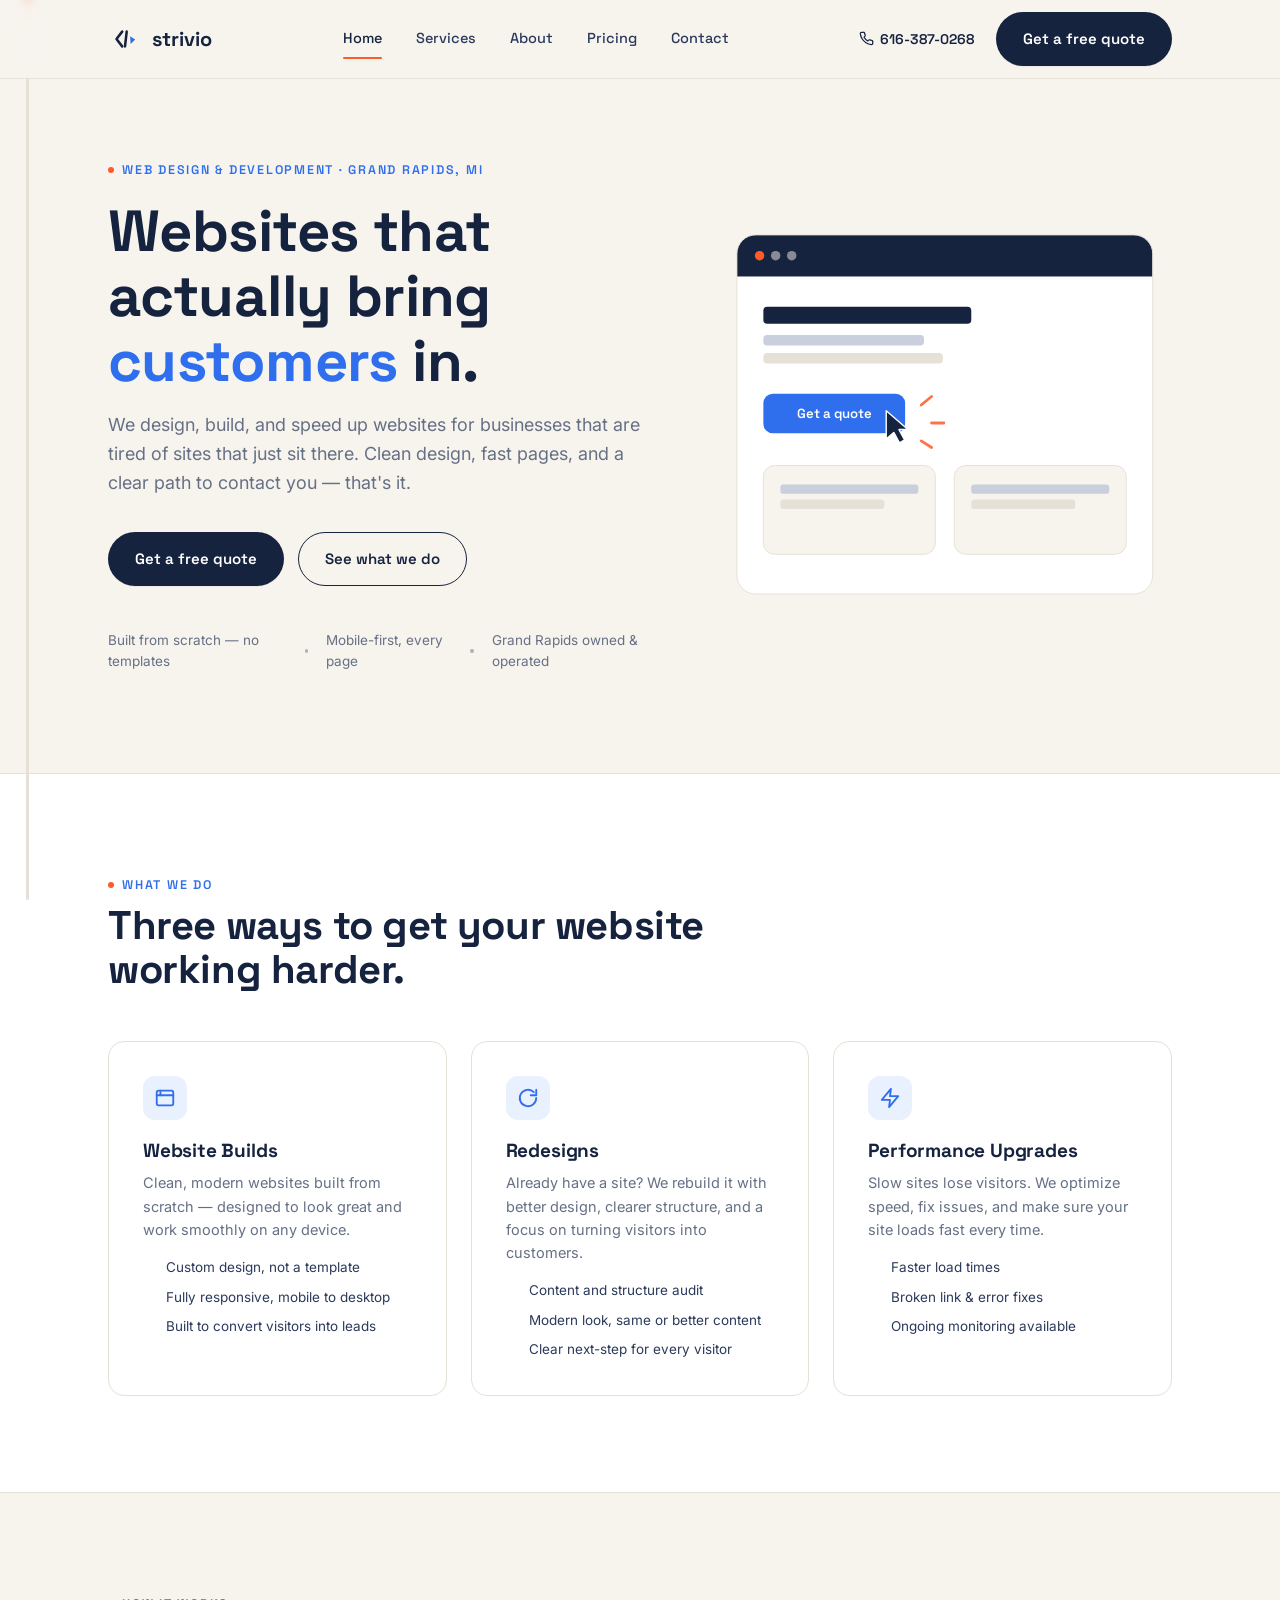
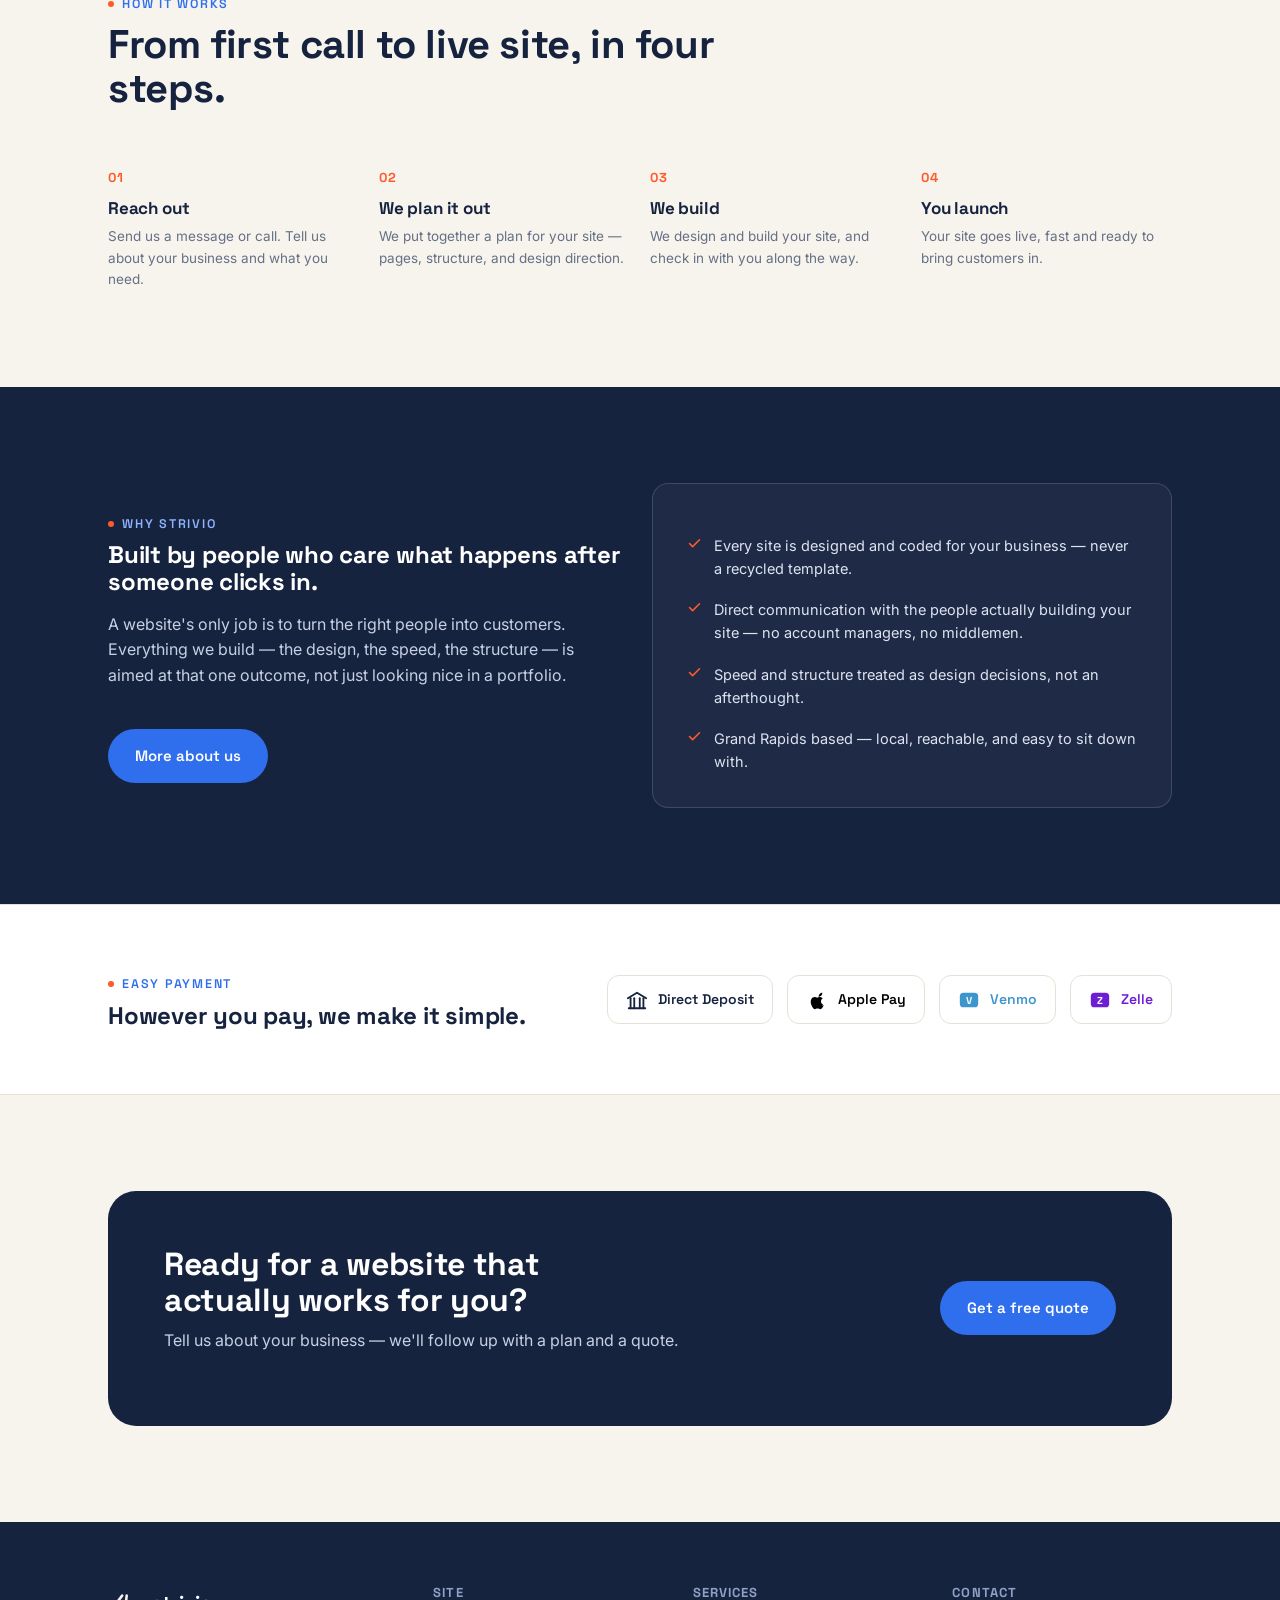
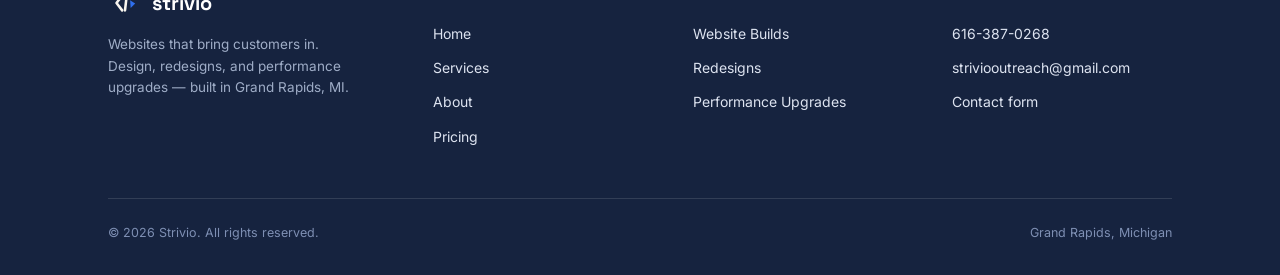
<file: index.html>
<!DOCTYPE html>
<html lang="en">
<head>
<meta charset="UTF-8">
<meta name="viewport" content="width=device-width, initial-scale=1.0">
<title>Strivio — Websites That Bring Customers In | Grand Rapids, MI</title>
<meta name="description" content="Strivio builds, redesigns, and speeds up websites for Grand Rapids businesses that want more customers walking in the door. Get a free quote today.">
<link rel="icon" type="image/svg+xml" href="assets/favicon.svg">
<link rel="preconnect" href="https://fonts.googleapis.com">
<link rel="preconnect" href="https://fonts.gstatic.com" crossorigin>
<link href="https://fonts.googleapis.com/css2?family=Space+Grotesk:wght@500;600;700&family=Inter:wght@400;500;600&display=swap" rel="stylesheet">
<link rel="stylesheet" href="css/style.css">
</head>
<body>

<!-- Scroll-thread signature -->
<div class="thread-rail" aria-hidden="true">
  <div class="thread-track"></div>
  <div class="thread-fill"></div>
  <div class="thread-dot"></div>
</div>

<!-- NAV -->
<header class="site-nav">
  <div class="container">
    <a href="index.html" class="brand">
      <svg viewBox="0 0 120 120" fill="none">
        <path d="M50 34 L30 60 L50 86" stroke="#16233F" stroke-width="9" stroke-linecap="round" stroke-linejoin="round"/>
        <path d="M66 34 L60 86" stroke="#16233F" stroke-width="9" stroke-linecap="round"/>
        <path d="M78 50 L96 62 L80 78" fill="#2F6FED"/>
      </svg>
      <span class="brand-word">strivio</span>
    </a>
    <nav class="nav-links" id="navLinks">
      <a href="index.html" class="active">Home</a>
      <a href="services.html">Services</a>
      <a href="about.html">About</a>
      <a href="pricing.html">Pricing</a>
      <a href="contact.html">Contact</a>
    </nav>
    <div class="nav-cta">
      <a href="tel:6163870268" class="nav-phone">
        <svg width="15" height="15" viewBox="0 0 24 24" fill="none" stroke="#16233F" stroke-width="2" stroke-linecap="round" stroke-linejoin="round"><path d="M22 16.92v3a2 2 0 0 1-2.18 2 19.79 19.79 0 0 1-8.63-3.07 19.5 19.5 0 0 1-6-6 19.79 19.79 0 0 1-3.07-8.67A2 2 0 0 1 4.11 2h3a2 2 0 0 1 2 1.72c.127.96.361 1.903.7 2.81a2 2 0 0 1-.45 2.11L8.09 9.91a16 16 0 0 0 6 6l1.27-1.27a2 2 0 0 1 2.11-.45c.907.339 1.85.573 2.81.7A2 2 0 0 1 22 16.92z"/></svg>
        616-387-0268
      </a>
      <a href="contact.html" class="btn btn-primary">Get a free quote</a>
      <button class="nav-toggle" id="navToggle" aria-label="Toggle menu"><span></span><span></span><span></span></button>
    </div>
  </div>
</header>

<!-- HERO -->
<section class="hero">
  <div class="container hero-grid">
    <div>
      <span class="eyebrow">Web Design &amp; Development · Grand Rapids, MI</span>
      <h1>Websites that actually bring <em>customers</em> in.</h1>
      <p class="lead">We design, build, and speed up websites for businesses that are tired of sites that just sit there. Clean design, fast pages, and a clear path to contact you — that's it.</p>
      <div class="hero-actions">
        <a href="contact.html" class="btn btn-primary">Get a free quote</a>
        <a href="services.html" class="btn btn-ghost">See what we do</a>
      </div>
      <div class="hero-proof">
        <span>Built from scratch — no templates</span>
        <span class="dot-sep"></span>
        <span>Mobile-first, every page</span>
        <span class="dot-sep"></span>
        <span>Grand Rapids owned &amp; operated</span>
      </div>
    </div>
    <div class="hero-art">
      <svg viewBox="0 0 480 420" fill="none">
        <defs>
          <clipPath id="cardClip"><rect x="20" y="20" width="440" height="380" rx="20"/></clipPath>
        </defs>
        <g clip-path="url(#cardClip)">
          <rect x="20" y="20" width="440" height="380" fill="#FFFFFF"/>
          <rect x="20" y="20" width="440" height="44" fill="#16233F"/>
          <circle cx="44" cy="42" r="5" fill="#FF5A2A"/>
          <circle cx="61" cy="42" r="5" fill="#F7F4EE" opacity=".5"/>
          <circle cx="78" cy="42" r="5" fill="#F7F4EE" opacity=".5"/>
          <rect x="48" y="96" width="220" height="18" rx="4" fill="#16233F"/>
          <rect x="48" y="126" width="170" height="11" rx="4" fill="#C9CFDC"/>
          <rect x="48" y="145" width="190" height="11" rx="4" fill="#E5E1D6"/>
          <rect x="48" y="188" width="150" height="42" rx="10" fill="#2F6FED"/>
          <text x="123" y="214" font-family="Space Grotesk, sans-serif" font-size="14" font-weight="600" fill="#FFFFFF" text-anchor="middle">Get a quote</text>
          <rect x="48" y="264" width="182" height="94" rx="12" fill="#F7F4EE" stroke="#E5E1D6"/>
          <rect x="250" y="264" width="182" height="94" rx="12" fill="#F7F4EE" stroke="#E5E1D6"/>
          <rect x="66" y="284" width="146" height="10" rx="3" fill="#C9CFDC"/>
          <rect x="66" y="300" width="110" height="10" rx="3" fill="#E5E1D6"/>
          <rect x="268" y="284" width="146" height="10" rx="3" fill="#C9CFDC"/>
          <rect x="268" y="300" width="110" height="10" rx="3" fill="#E5E1D6"/>
        </g>
        <rect x="20" y="20" width="440" height="380" rx="20" fill="none" stroke="#E5E1D6"/>
        <g stroke="#FF5A2A" stroke-width="3" stroke-linecap="round" opacity="0.85">
          <line x1="215" y1="200" x2="226" y2="191"/>
          <line x1="226" y1="219" x2="239" y2="219"/>
          <line x1="215" y1="238" x2="226" y2="245"/>
        </g>
        <g transform="translate(178,206)">
          <path d="M0 0 L0 30 L8 23 L14 34 L19.5 31 L13.5 20 L23 20 Z" fill="#16233F" stroke="#FFFFFF" stroke-width="1.5" stroke-linejoin="round"/>
        </g>
      </svg>
    </div>
  </div>
</section>

<!-- WHAT WE DO -->
<section class="section section-alt" id="services">
  <div class="container">
    <div class="section-head reveal">
      <span class="eyebrow">What we do</span>
      <h2 class="mt-8">Three ways to get your website working harder.</h2>
    </div>
    <div class="grid-3">
      <div class="card reveal">
        <div class="card-icon">
          <svg viewBox="0 0 24 24" fill="none" stroke="#2F6FED" stroke-width="2" stroke-linecap="round" stroke-linejoin="round"><rect x="3" y="4" width="18" height="16" rx="2"/><path d="M3 9h18"/><path d="M7 4v5"/></svg>
        </div>
        <h3>Website Builds</h3>
        <p>Clean, modern websites built from scratch — designed to look great and work smoothly on any device.</p>
        <ul>
          <li><svg viewBox="0 0 24 24" fill="none" stroke-linecap="round" stroke-linejoin="round" stroke-width="2.5"><path d="M20 6 9 17l-5-5"/></svg>Custom design, not a template</li>
          <li><svg viewBox="0 0 24 24" fill="none" stroke-linecap="round" stroke-linejoin="round" stroke-width="2.5"><path d="M20 6 9 17l-5-5"/></svg>Fully responsive, mobile to desktop</li>
          <li><svg viewBox="0 0 24 24" fill="none" stroke-linecap="round" stroke-linejoin="round" stroke-width="2.5"><path d="M20 6 9 17l-5-5"/></svg>Built to convert visitors into leads</li>
        </ul>
      </div>
      <div class="card reveal">
        <div class="card-icon">
          <svg viewBox="0 0 24 24" fill="none" stroke="#2F6FED" stroke-width="2" stroke-linecap="round" stroke-linejoin="round"><path d="M21 12a9 9 0 1 1-2.64-6.36"/><path d="M21 3v6h-6"/></svg>
        </div>
        <h3>Redesigns</h3>
        <p>Already have a site? We rebuild it with better design, clearer structure, and a focus on turning visitors into customers.</p>
        <ul>
          <li><svg viewBox="0 0 24 24" fill="none" stroke-linecap="round" stroke-linejoin="round" stroke-width="2.5"><path d="M20 6 9 17l-5-5"/></svg>Content and structure audit</li>
          <li><svg viewBox="0 0 24 24" fill="none" stroke-linecap="round" stroke-linejoin="round" stroke-width="2.5"><path d="M20 6 9 17l-5-5"/></svg>Modern look, same or better content</li>
          <li><svg viewBox="0 0 24 24" fill="none" stroke-linecap="round" stroke-linejoin="round" stroke-width="2.5"><path d="M20 6 9 17l-5-5"/></svg>Clear next-step for every visitor</li>
        </ul>
      </div>
      <div class="card reveal">
        <div class="card-icon">
          <svg viewBox="0 0 24 24" fill="none" stroke="#2F6FED" stroke-width="2" stroke-linecap="round" stroke-linejoin="round"><path d="M13 2 3 14h9l-1 8 10-12h-9l1-8Z"/></svg>
        </div>
        <h3>Performance Upgrades</h3>
        <p>Slow sites lose visitors. We optimize speed, fix issues, and make sure your site loads fast every time.</p>
        <ul>
          <li><svg viewBox="0 0 24 24" fill="none" stroke-linecap="round" stroke-linejoin="round" stroke-width="2.5"><path d="M20 6 9 17l-5-5"/></svg>Faster load times</li>
          <li><svg viewBox="0 0 24 24" fill="none" stroke-linecap="round" stroke-linejoin="round" stroke-width="2.5"><path d="M20 6 9 17l-5-5"/></svg>Broken link &amp; error fixes</li>
          <li><svg viewBox="0 0 24 24" fill="none" stroke-linecap="round" stroke-linejoin="round" stroke-width="2.5"><path d="M20 6 9 17l-5-5"/></svg>Ongoing monitoring available</li>
        </ul>
      </div>
    </div>
  </div>
</section>

<!-- HOW IT WORKS -->
<section class="section" id="process">
  <div class="container">
    <div class="section-head reveal">
      <span class="eyebrow">How it works</span>
      <h2 class="mt-8">From first call to live site, in four steps.</h2>
    </div>
    <div class="process">
      <div class="step reveal">
        <div class="step-num">01</div>
        <h3>Reach out</h3>
        <p>Send us a message or call. Tell us about your business and what you need.</p>
      </div>
      <div class="step reveal">
        <div class="step-num">02</div>
        <h3>We plan it out</h3>
        <p>We put together a plan for your site — pages, structure, and design direction.</p>
      </div>
      <div class="step reveal">
        <div class="step-num">03</div>
        <h3>We build</h3>
        <p>We design and build your site, and check in with you along the way.</p>
      </div>
      <div class="step reveal">
        <div class="step-num">04</div>
        <h3>You launch</h3>
        <p>Your site goes live, fast and ready to bring customers in.</p>
      </div>
    </div>
  </div>
</section>

<!-- WHY STRIVIO -->
<section class="section section-navy" id="why">
  <div class="container grid-2" style="align-items:center;">
    <div class="reveal">
      <span class="eyebrow">Why Strivio</span>
      <h2 class="mt-8">Built by people who care what happens after someone clicks in.</h2>
      <p class="mt-16" style="max-width:480px;">A website's only job is to turn the right people into customers. Everything we build — the design, the speed, the structure — is aimed at that one outcome, not just looking nice in a portfolio.</p>
      <a href="about.html" class="btn btn-accent mt-24">More about us</a>
    </div>
    <div class="reveal">
      <div class="card" style="background:rgba(255,255,255,0.04); border-color:rgba(255,255,255,0.14);">
        <ul style="display:flex; flex-direction:column; gap:18px;">
          <li style="display:flex; gap:12px; align-items:flex-start;">
            <svg width="18" height="18" viewBox="0 0 24 24" fill="none" stroke="#FF5A2A" stroke-width="2.5" stroke-linecap="round" stroke-linejoin="round" style="flex-shrink:0; margin-top:2px;"><path d="M20 6 9 17l-5-5"/></svg>
            <span style="color:#DDE3F0; font-size:14.5px;">Every site is designed and coded for your business — never a recycled template.</span>
          </li>
          <li style="display:flex; gap:12px; align-items:flex-start;">
            <svg width="18" height="18" viewBox="0 0 24 24" fill="none" stroke="#FF5A2A" stroke-width="2.5" stroke-linecap="round" stroke-linejoin="round" style="flex-shrink:0; margin-top:2px;"><path d="M20 6 9 17l-5-5"/></svg>
            <span style="color:#DDE3F0; font-size:14.5px;">Direct communication with the people actually building your site — no account managers, no middlemen.</span>
          </li>
          <li style="display:flex; gap:12px; align-items:flex-start;">
            <svg width="18" height="18" viewBox="0 0 24 24" fill="none" stroke="#FF5A2A" stroke-width="2.5" stroke-linecap="round" stroke-linejoin="round" style="flex-shrink:0; margin-top:2px;"><path d="M20 6 9 17l-5-5"/></svg>
            <span style="color:#DDE3F0; font-size:14.5px;">Speed and structure treated as design decisions, not an afterthought.</span>
          </li>
          <li style="display:flex; gap:12px; align-items:flex-start;">
            <svg width="18" height="18" viewBox="0 0 24 24" fill="none" stroke="#FF5A2A" stroke-width="2.5" stroke-linecap="round" stroke-linejoin="round" style="flex-shrink:0; margin-top:2px;"><path d="M20 6 9 17l-5-5"/></svg>
            <span style="color:#DDE3F0; font-size:14.5px;">Grand Rapids based — local, reachable, and easy to sit down with.</span>
          </li>
        </ul>
      </div>
    </div>
  </div>
</section>

<!-- PAYMENT -->
<section class="section section-tight section-alt" id="payment">
  <div class="container">
    <div style="display:flex; align-items:center; justify-content:space-between; flex-wrap:wrap; gap:24px;">
      <div class="reveal">
        <span class="eyebrow">Easy payment</span>
        <h2 class="mt-8" style="font-size:24px;">However you pay, we make it simple.</h2>
      </div>
      <div class="pay-row reveal">
        <span class="pay-badge">
          <svg viewBox="0 0 24 24" fill="none" stroke="#16233F" stroke-width="2" stroke-linecap="round" stroke-linejoin="round"><path d="M3 21h18"/><path d="M5 21V10"/><path d="M9 21V10"/><path d="M15 21V10"/><path d="M19 21V10"/><path d="M2 10l10-6 10 6"/></svg>
          Direct Deposit
        </span>
        <span class="pay-badge" style="color:#000;">
          <svg viewBox="0 0 24 24" fill="#000"><path d="M16.7 7.1c-.7.8-1.8 1.4-2.9 1.3-.1-1.1.4-2.3 1.1-3 .7-.8 1.9-1.4 2.9-1.4.1 1.2-.4 2.3-1.1 3.1zM19.5 17.5c-.4.9-.6 1.3-1.1 2.1-.7 1.1-1.7 2.4-2.9 2.4-1.1 0-1.4-.7-2.9-.7s-1.9.7-2.9.7c-1.2 0-2.1-1.2-2.8-2.3-1.9-3-2.4-6.7-.9-9 .7-1.2 2-2 3.3-2 1.1 0 1.9.7 2.9.7.9 0 1.6-.7 2.9-.7 1.1 0 2.3.6 3.1 1.6-2.7 1.5-2.3 5.3.3 6.4-.3.8-.6 1.2-1 1.8z"/></svg>
          Apple Pay
        </span>
        <span class="pay-badge" style="color:#3D95CE;">
          <svg viewBox="0 0 24 24"><rect x="2" y="4" width="20" height="16" rx="4" fill="#3D95CE"/><text x="12" y="16" font-family="Space Grotesk, sans-serif" font-size="11" font-weight="700" fill="#FFFFFF" text-anchor="middle">V</text></svg>
          Venmo
        </span>
        <span class="pay-badge" style="color:#6D1ED4;">
          <svg viewBox="0 0 24 24"><rect x="2" y="4" width="20" height="16" rx="4" fill="#6D1ED4"/><text x="12" y="16" font-family="Space Grotesk, sans-serif" font-size="11" font-weight="700" fill="#FFFFFF" text-anchor="middle">Z</text></svg>
          Zelle
        </span>
      </div>
    </div>
  </div>
</section>

<!-- CTA -->
<section class="section">
  <div class="container">
    <div class="cta-band reveal">
      <div>
        <h2>Ready for a website that actually works for you?</h2>
        <p>Tell us about your business — we'll follow up with a plan and a quote.</p>
      </div>
      <a href="contact.html" class="btn btn-accent">Get a free quote</a>
    </div>
  </div>
</section>

<!-- FOOTER -->
<footer class="site-footer">
  <div class="container">
    <div class="footer-grid">
      <div class="footer-brand">
        <a href="index.html" class="brand">
          <svg viewBox="0 0 120 120" fill="none">
            <path d="M50 34 L30 60 L50 86" stroke="#F7F4EE" stroke-width="9" stroke-linecap="round" stroke-linejoin="round"/>
            <path d="M66 34 L60 86" stroke="#F7F4EE" stroke-width="9" stroke-linecap="round"/>
            <path d="M78 50 L96 62 L80 78" fill="#2F6FED"/>
          </svg>
          <span class="brand-word">strivio</span>
        </a>
        <p>Websites that bring customers in. Design, redesigns, and performance upgrades — built in Grand Rapids, MI.</p>
      </div>
      <div class="footer-col">
        <h4>Site</h4>
        <a href="index.html">Home</a>
        <a href="services.html">Services</a>
        <a href="about.html">About</a>
        <a href="pricing.html">Pricing</a>
      </div>
      <div class="footer-col">
        <h4>Services</h4>
        <a href="services.html#builds">Website Builds</a>
        <a href="services.html#redesigns">Redesigns</a>
        <a href="services.html#performance">Performance Upgrades</a>
      </div>
      <div class="footer-col">
        <h4>Contact</h4>
        <a href="tel:6163870268">616-387-0268</a>
        <a href="mailto:striviooutreach@gmail.com">striviooutreach@gmail.com</a>
        <a href="contact.html">Contact form</a>
      </div>
    </div>
    <div class="footer-bottom">
      <span>© 2026 Strivio. All rights reserved.</span>
      <span>Grand Rapids, Michigan</span>
    </div>
  </div>
</footer>

<script src="js/main.js"></script>
</body>
</html>
</file>
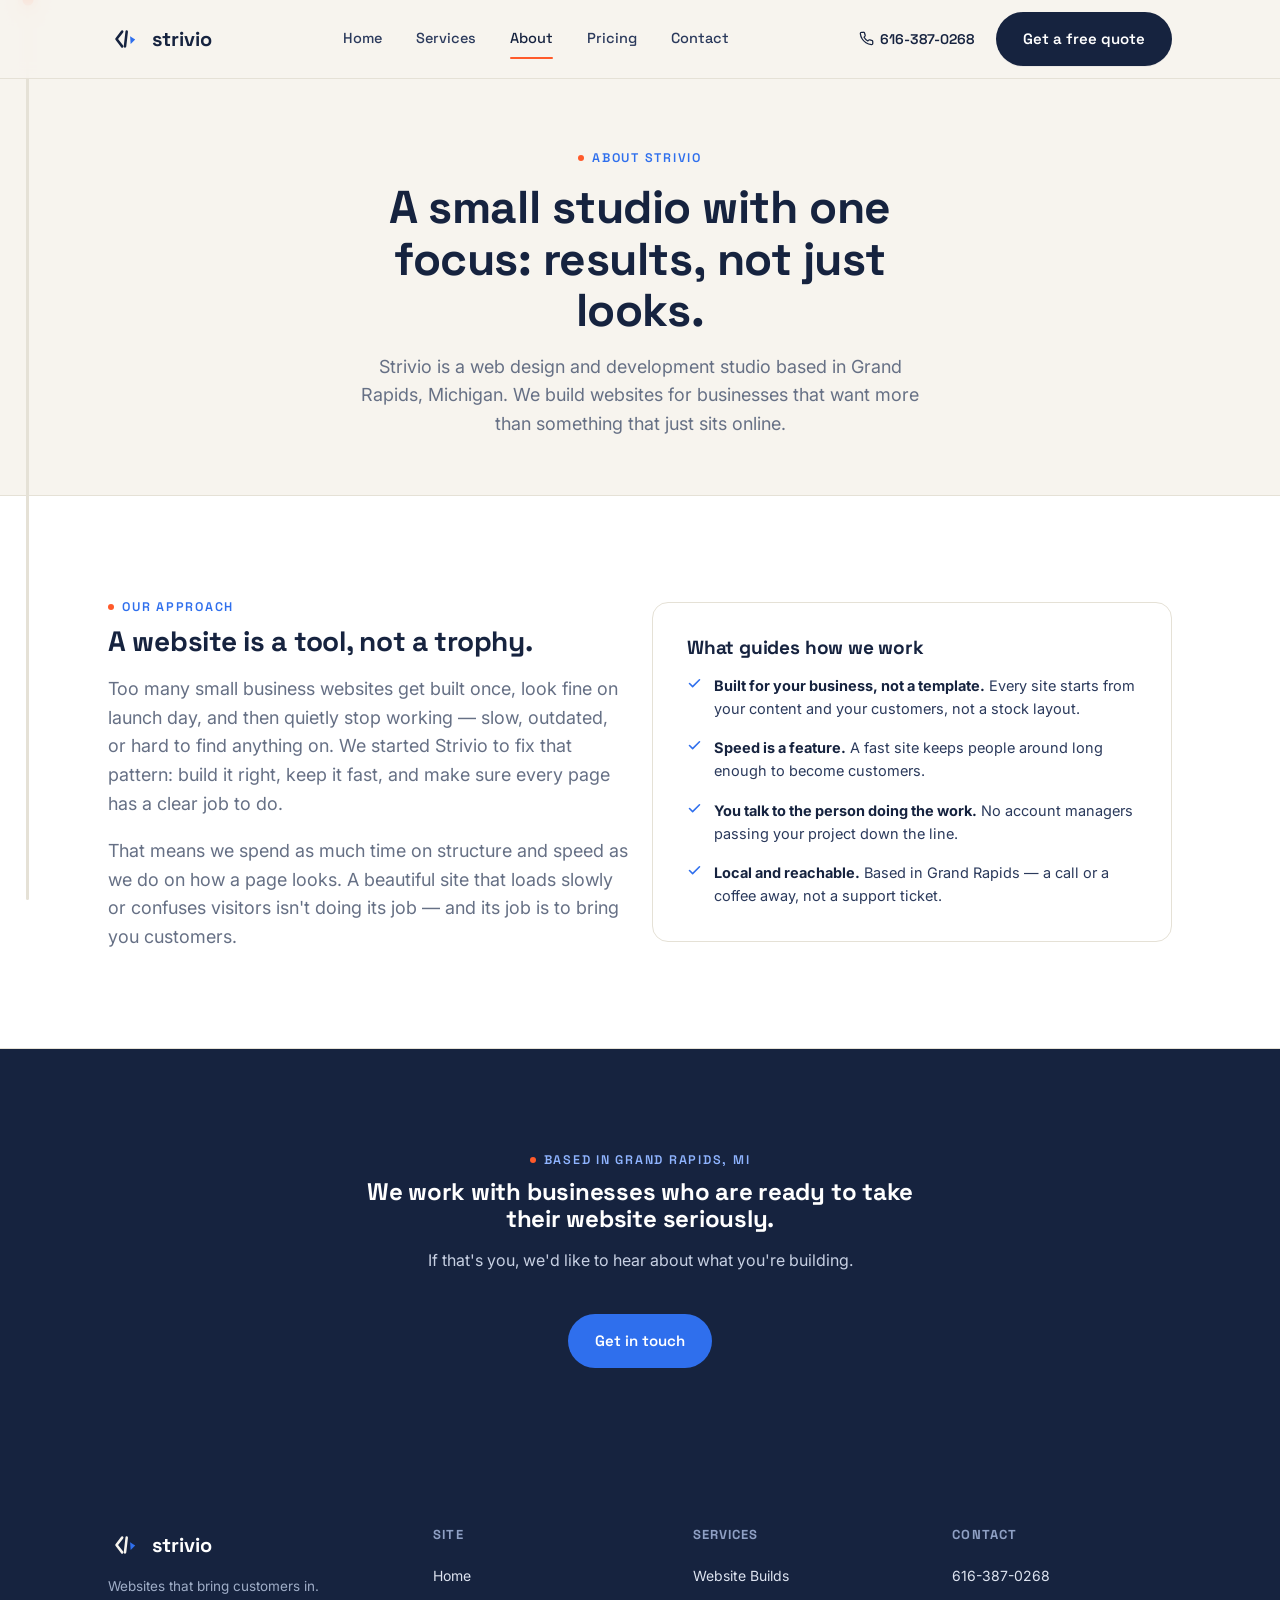
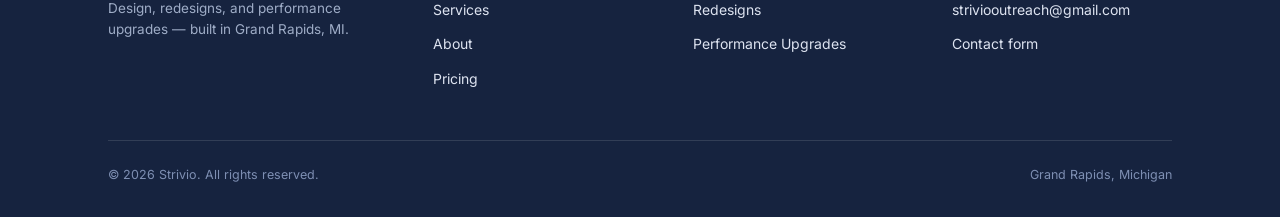
<file: about.html>
<!DOCTYPE html>
<html lang="en">
<head>
<meta charset="UTF-8">
<meta name="viewport" content="width=device-width, initial-scale=1.0">
<title>About — Strivio | Grand Rapids Web Design Studio</title>
<meta name="description" content="Strivio is a Grand Rapids, MI web design studio focused on one thing: websites that turn visitors into customers.">
<link rel="icon" type="image/svg+xml" href="assets/favicon.svg">
<link rel="preconnect" href="https://fonts.googleapis.com">
<link rel="preconnect" href="https://fonts.gstatic.com" crossorigin>
<link href="https://fonts.googleapis.com/css2?family=Space+Grotesk:wght@500;600;700&family=Inter:wght@400;500;600&display=swap" rel="stylesheet">
<link rel="stylesheet" href="css/style.css">
</head>
<body>

<div class="thread-rail" aria-hidden="true">
  <div class="thread-track"></div>
  <div class="thread-fill"></div>
  <div class="thread-dot"></div>
</div>

<header class="site-nav">
  <div class="container">
    <a href="index.html" class="brand">
      <svg viewBox="0 0 120 120" fill="none">
        <path d="M50 34 L30 60 L50 86" stroke="#16233F" stroke-width="9" stroke-linecap="round" stroke-linejoin="round"/>
        <path d="M66 34 L60 86" stroke="#16233F" stroke-width="9" stroke-linecap="round"/>
        <path d="M78 50 L96 62 L80 78" fill="#2F6FED"/>
      </svg>
      <span class="brand-word">strivio</span>
    </a>
    <nav class="nav-links" id="navLinks">
      <a href="index.html">Home</a>
      <a href="services.html">Services</a>
      <a href="about.html" class="active">About</a>
      <a href="pricing.html">Pricing</a>
      <a href="contact.html">Contact</a>
    </nav>
    <div class="nav-cta">
      <a href="tel:6163870268" class="nav-phone">
        <svg width="15" height="15" viewBox="0 0 24 24" fill="none" stroke="#16233F" stroke-width="2" stroke-linecap="round" stroke-linejoin="round"><path d="M22 16.92v3a2 2 0 0 1-2.18 2 19.79 19.79 0 0 1-8.63-3.07 19.5 19.5 0 0 1-6-6 19.79 19.79 0 0 1-3.07-8.67A2 2 0 0 1 4.11 2h3a2 2 0 0 1 2 1.72c.127.96.361 1.903.7 2.81a2 2 0 0 1-.45 2.11L8.09 9.91a16 16 0 0 0 6 6l1.27-1.27a2 2 0 0 1 2.11-.45c.907.339 1.85.573 2.81.7A2 2 0 0 1 22 16.92z"/></svg>
        616-387-0268
      </a>
      <a href="contact.html" class="btn btn-primary">Get a free quote</a>
      <button class="nav-toggle" id="navToggle" aria-label="Toggle menu"><span></span><span></span><span></span></button>
    </div>
  </div>
</header>

<section class="page-hero">
  <div class="container text-center" style="max-width:680px;">
    <span class="eyebrow">About Strivio</span>
    <h1>A small studio with one focus: results, not just looks.</h1>
    <p class="lead" style="margin-left:auto; margin-right:auto;">Strivio is a web design and development studio based in Grand Rapids, Michigan. We build websites for businesses that want more than something that just sits online.</p>
  </div>
</section>

<section class="section section-alt">
  <div class="container grid-2" style="align-items:center;">
    <div class="reveal">
      <span class="eyebrow">Our approach</span>
      <h2 class="mt-8" style="font-size:28px;">A website is a tool, not a trophy.</h2>
      <p class="lead mt-16">Too many small business websites get built once, look fine on launch day, and then quietly stop working — slow, outdated, or hard to find anything on. We started Strivio to fix that pattern: build it right, keep it fast, and make sure every page has a clear job to do.</p>
      <p class="lead mt-16">That means we spend as much time on structure and speed as we do on how a page looks. A beautiful site that loads slowly or confuses visitors isn't doing its job — and its job is to bring you customers.</p>
    </div>
    <div class="reveal">
      <div class="card">
        <h3>What guides how we work</h3>
        <ul class="mt-16" style="display:flex; flex-direction:column; gap:16px;">
          <li style="display:flex; gap:12px;">
            <svg width="18" height="18" viewBox="0 0 24 24" fill="none" stroke="#2F6FED" stroke-width="2.5" stroke-linecap="round" stroke-linejoin="round" style="flex-shrink:0;margin-top:2px;"><path d="M20 6 9 17l-5-5"/></svg>
            <span style="font-size:14.5px; color:var(--navy-soft);"><strong style="color:var(--navy);">Built for your business, not a template.</strong> Every site starts from your content and your customers, not a stock layout.</span>
          </li>
          <li style="display:flex; gap:12px;">
            <svg width="18" height="18" viewBox="0 0 24 24" fill="none" stroke="#2F6FED" stroke-width="2.5" stroke-linecap="round" stroke-linejoin="round" style="flex-shrink:0;margin-top:2px;"><path d="M20 6 9 17l-5-5"/></svg>
            <span style="font-size:14.5px; color:var(--navy-soft);"><strong style="color:var(--navy);">Speed is a feature.</strong> A fast site keeps people around long enough to become customers.</span>
          </li>
          <li style="display:flex; gap:12px;">
            <svg width="18" height="18" viewBox="0 0 24 24" fill="none" stroke="#2F6FED" stroke-width="2.5" stroke-linecap="round" stroke-linejoin="round" style="flex-shrink:0;margin-top:2px;"><path d="M20 6 9 17l-5-5"/></svg>
            <span style="font-size:14.5px; color:var(--navy-soft);"><strong style="color:var(--navy);">You talk to the person doing the work.</strong> No account managers passing your project down the line.</span>
          </li>
          <li style="display:flex; gap:12px;">
            <svg width="18" height="18" viewBox="0 0 24 24" fill="none" stroke="#2F6FED" stroke-width="2.5" stroke-linecap="round" stroke-linejoin="round" style="flex-shrink:0;margin-top:2px;"><path d="M20 6 9 17l-5-5"/></svg>
            <span style="font-size:14.5px; color:var(--navy-soft);"><strong style="color:var(--navy);">Local and reachable.</strong> Based in Grand Rapids — a call or a coffee away, not a support ticket.</span>
          </li>
        </ul>
      </div>
    </div>
  </div>
</section>

<section class="section section-navy">
  <div class="container text-center" style="max-width:640px;">
    <span class="eyebrow">Based in Grand Rapids, MI</span>
    <h2 class="mt-8">We work with businesses who are ready to take their website seriously.</h2>
    <p class="mt-16">If that's you, we'd like to hear about what you're building.</p>
    <a href="contact.html" class="btn btn-accent mt-24">Get in touch</a>
  </div>
</section>

<footer class="site-footer">
  <div class="container">
    <div class="footer-grid">
      <div class="footer-brand">
        <a href="index.html" class="brand">
          <svg viewBox="0 0 120 120" fill="none">
            <path d="M50 34 L30 60 L50 86" stroke="#F7F4EE" stroke-width="9" stroke-linecap="round" stroke-linejoin="round"/>
            <path d="M66 34 L60 86" stroke="#F7F4EE" stroke-width="9" stroke-linecap="round"/>
            <path d="M78 50 L96 62 L80 78" fill="#2F6FED"/>
          </svg>
          <span class="brand-word">strivio</span>
        </a>
        <p>Websites that bring customers in. Design, redesigns, and performance upgrades — built in Grand Rapids, MI.</p>
      </div>
      <div class="footer-col">
        <h4>Site</h4>
        <a href="index.html">Home</a>
        <a href="services.html">Services</a>
        <a href="about.html">About</a>
        <a href="pricing.html">Pricing</a>
      </div>
      <div class="footer-col">
        <h4>Services</h4>
        <a href="services.html#builds">Website Builds</a>
        <a href="services.html#redesigns">Redesigns</a>
        <a href="services.html#performance">Performance Upgrades</a>
      </div>
      <div class="footer-col">
        <h4>Contact</h4>
        <a href="tel:6163870268">616-387-0268</a>
        <a href="mailto:striviooutreach@gmail.com">striviooutreach@gmail.com</a>
        <a href="contact.html">Contact form</a>
      </div>
    </div>
    <div class="footer-bottom">
      <span>© 2026 Strivio. All rights reserved.</span>
      <span>Grand Rapids, Michigan</span>
    </div>
  </div>
</footer>

<script src="js/main.js"></script>
</body>
</html>
</file>
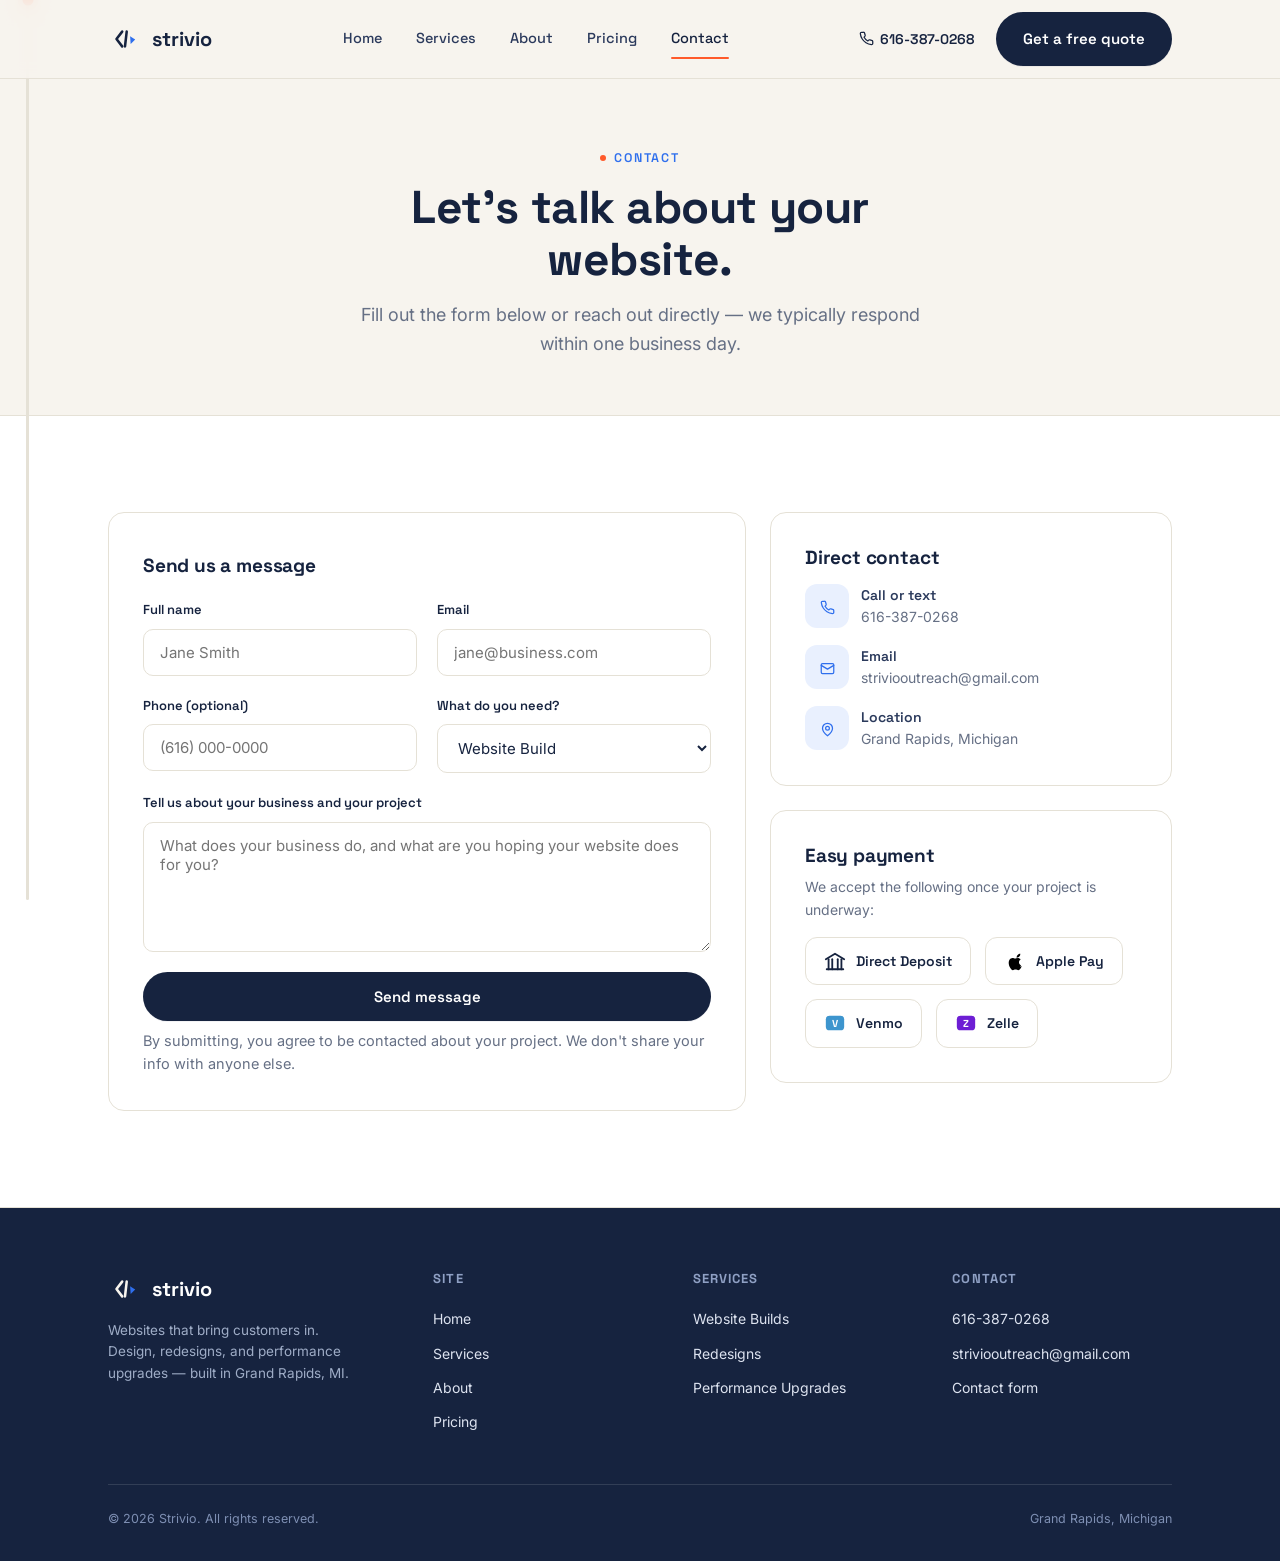
<file: contact.html>
<!DOCTYPE html>
<html lang="en">
<head>
<meta charset="UTF-8">
<meta name="viewport" content="width=device-width, initial-scale=1.0">
<title>Contact — Strivio | Get a Free Website Quote</title>
<meta name="description" content="Get in touch with Strivio for a free quote on your website build, redesign, or performance upgrade. Grand Rapids, MI.">
<link rel="icon" type="image/svg+xml" href="assets/favicon.svg">
<link rel="preconnect" href="https://fonts.googleapis.com">
<link rel="preconnect" href="https://fonts.gstatic.com" crossorigin>
<link href="https://fonts.googleapis.com/css2?family=Space+Grotesk:wght@500;600;700&family=Inter:wght@400;500;600&display=swap" rel="stylesheet">
<link rel="stylesheet" href="css/style.css">
</head>
<body>

<div class="thread-rail" aria-hidden="true">
  <div class="thread-track"></div>
  <div class="thread-fill"></div>
  <div class="thread-dot"></div>
</div>

<header class="site-nav">
  <div class="container">
    <a href="index.html" class="brand">
      <svg viewBox="0 0 120 120" fill="none">
        <path d="M50 34 L30 60 L50 86" stroke="#16233F" stroke-width="9" stroke-linecap="round" stroke-linejoin="round"/>
        <path d="M66 34 L60 86" stroke="#16233F" stroke-width="9" stroke-linecap="round"/>
        <path d="M78 50 L96 62 L80 78" fill="#2F6FED"/>
      </svg>
      <span class="brand-word">strivio</span>
    </a>
    <nav class="nav-links" id="navLinks">
      <a href="index.html">Home</a>
      <a href="services.html">Services</a>
      <a href="about.html">About</a>
      <a href="pricing.html">Pricing</a>
      <a href="contact.html" class="active">Contact</a>
    </nav>
    <div class="nav-cta">
      <a href="tel:6163870268" class="nav-phone">
        <svg width="15" height="15" viewBox="0 0 24 24" fill="none" stroke="#16233F" stroke-width="2" stroke-linecap="round" stroke-linejoin="round"><path d="M22 16.92v3a2 2 0 0 1-2.18 2 19.79 19.79 0 0 1-8.63-3.07 19.5 19.5 0 0 1-6-6 19.79 19.79 0 0 1-3.07-8.67A2 2 0 0 1 4.11 2h3a2 2 0 0 1 2 1.72c.127.96.361 1.903.7 2.81a2 2 0 0 1-.45 2.11L8.09 9.91a16 16 0 0 0 6 6l1.27-1.27a2 2 0 0 1 2.11-.45c.907.339 1.85.573 2.81.7A2 2 0 0 1 22 16.92z"/></svg>
        616-387-0268
      </a>
      <a href="contact.html" class="btn btn-primary">Get a free quote</a>
      <button class="nav-toggle" id="navToggle" aria-label="Toggle menu"><span></span><span></span><span></span></button>
    </div>
  </div>
</header>

<section class="page-hero">
  <div class="container text-center" style="max-width:640px;">
    <span class="eyebrow">Contact</span>
    <h1>Let's talk about your website.</h1>
    <p class="lead" style="margin-left:auto; margin-right:auto;">Fill out the form below or reach out directly — we typically respond within one business day.</p>
  </div>
</section>

<section class="section section-alt">
  <div class="container grid-2" style="align-items:flex-start;">

    <div class="reveal">
      <div class="card">
        <h3 class="mt-8">Send us a message</h3>
        <form action="https://formsubmit.co/striviooutreach@gmail.com" method="POST" class="form-grid mt-24">
          <!-- FormSubmit configuration -->
          <input type="hidden" name="_subject" value="New quote request from strivio.cc">
          <input type="hidden" name="_template" value="table">
          <input type="hidden" name="_next" value="thanks.html">
          <input type="text" name="_honey" style="display:none" tabindex="-1" autocomplete="off">

          <div class="field">
            <label for="name">Full name</label>
            <input type="text" id="name" name="Name" required placeholder="Jane Smith">
          </div>
          <div class="field">
            <label for="email">Email</label>
            <input type="email" id="email" name="Email" required placeholder="jane@business.com">
          </div>
          <div class="field">
            <label for="phone">Phone (optional)</label>
            <input type="tel" id="phone" name="Phone" placeholder="(616) 000-0000">
          </div>
          <div class="field">
            <label for="service">What do you need?</label>
            <select id="service" name="Service">
              <option>Website Build</option>
              <option>Redesign</option>
              <option>Performance Upgrade</option>
              <option>Not sure yet</option>
            </select>
          </div>
          <div class="field full">
            <label for="message">Tell us about your business and your project</label>
            <textarea id="message" name="Message" required placeholder="What does your business do, and what are you hoping your website does for you?"></textarea>
          </div>
          <div class="field full">
            <button type="submit" class="btn btn-primary btn-block">Send message</button>
            <p class="form-note">By submitting, you agree to be contacted about your project. We don't share your info with anyone else.</p>
          </div>
        </form>
      </div>
    </div>

    <div class="reveal">
      <div class="card" style="margin-bottom:24px;">
        <h3>Direct contact</h3>
        <ul class="mt-16" style="display:flex; flex-direction:column; gap:16px;">
          <li style="display:flex; gap:12px; align-items:center;">
            <div class="card-icon" style="margin:0;"><svg viewBox="0 0 24 24" fill="none" stroke="#2F6FED" stroke-width="2" stroke-linecap="round" stroke-linejoin="round"><path d="M22 16.92v3a2 2 0 0 1-2.18 2 19.79 19.79 0 0 1-8.63-3.07 19.5 19.5 0 0 1-6-6 19.79 19.79 0 0 1-3.07-8.67A2 2 0 0 1 4.11 2h3a2 2 0 0 1 2 1.72c.127.96.361 1.903.7 2.81a2 2 0 0 1-.45 2.11L8.09 9.91a16 16 0 0 0 6 6l1.27-1.27a2 2 0 0 1 2.11-.45c.907.339 1.85.573 2.81.7A2 2 0 0 1 22 16.92z"/></svg></div>
            <div>
              <div style="font-family:var(--font-display); font-weight:600; font-size:14px;">Call or text</div>
              <a href="tel:6163870268" style="color:var(--slate); font-size:14px;">616-387-0268</a>
            </div>
          </li>
          <li style="display:flex; gap:12px; align-items:center;">
            <div class="card-icon" style="margin:0;"><svg viewBox="0 0 24 24" fill="none" stroke="#2F6FED" stroke-width="2" stroke-linecap="round" stroke-linejoin="round"><rect x="2" y="4" width="20" height="16" rx="2"/><path d="m2 7 10 6 10-6"/></svg></div>
            <div>
              <div style="font-family:var(--font-display); font-weight:600; font-size:14px;">Email</div>
              <a href="mailto:striviooutreach@gmail.com" style="color:var(--slate); font-size:14px;">striviooutreach@gmail.com</a>
            </div>
          </li>
          <li style="display:flex; gap:12px; align-items:center;">
            <div class="card-icon" style="margin:0;"><svg viewBox="0 0 24 24" fill="none" stroke="#2F6FED" stroke-width="2" stroke-linecap="round" stroke-linejoin="round"><path d="M20 10c0 6-8 12-8 12s-8-6-8-12a8 8 0 0 1 16 0Z"/><circle cx="12" cy="10" r="3"/></svg></div>
            <div>
              <div style="font-family:var(--font-display); font-weight:600; font-size:14px;">Location</div>
              <span style="color:var(--slate); font-size:14px;">Grand Rapids, Michigan</span>
            </div>
          </li>
        </ul>
      </div>

      <div class="card">
        <h3>Easy payment</h3>
        <p class="mt-8" style="font-size:14px;">We accept the following once your project is underway:</p>
        <div class="pay-row mt-16">
          <span class="pay-badge">
            <svg viewBox="0 0 24 24" fill="none" stroke="#16233F" stroke-width="2" stroke-linecap="round" stroke-linejoin="round"><path d="M3 21h18"/><path d="M5 21V10"/><path d="M9 21V10"/><path d="M15 21V10"/><path d="M19 21V10"/><path d="M2 10l10-6 10 6"/></svg>
            Direct Deposit
          </span>
          <span class="pay-badge">
            <svg viewBox="0 0 24 24" fill="#000"><path d="M16.7 7.1c-.7.8-1.8 1.4-2.9 1.3-.1-1.1.4-2.3 1.1-3 .7-.8 1.9-1.4 2.9-1.4.1 1.2-.4 2.3-1.1 3.1zM19.5 17.5c-.4.9-.6 1.3-1.1 2.1-.7 1.1-1.7 2.4-2.9 2.4-1.1 0-1.4-.7-2.9-.7s-1.9.7-2.9.7c-1.2 0-2.1-1.2-2.8-2.3-1.9-3-2.4-6.7-.9-9 .7-1.2 2-2 3.3-2 1.1 0 1.9.7 2.9.7.9 0 1.6-.7 2.9-.7 1.1 0 2.3.6 3.1 1.6-2.7 1.5-2.3 5.3.3 6.4-.3.8-.6 1.2-1 1.8z"/></svg>
            Apple Pay
          </span>
          <span class="pay-badge">
            <svg viewBox="0 0 24 24"><rect x="2" y="4" width="20" height="16" rx="4" fill="#3D95CE"/><text x="12" y="16" font-family="Space Grotesk, sans-serif" font-size="11" font-weight="700" fill="#FFFFFF" text-anchor="middle">V</text></svg>
            Venmo
          </span>
          <span class="pay-badge">
            <svg viewBox="0 0 24 24"><rect x="2" y="4" width="20" height="16" rx="4" fill="#6D1ED4"/><text x="12" y="16" font-family="Space Grotesk, sans-serif" font-size="11" font-weight="700" fill="#FFFFFF" text-anchor="middle">Z</text></svg>
            Zelle
          </span>
        </div>
      </div>
    </div>

  </div>
</section>

<footer class="site-footer">
  <div class="container">
    <div class="footer-grid">
      <div class="footer-brand">
        <a href="index.html" class="brand">
          <svg viewBox="0 0 120 120" fill="none">
            <path d="M50 34 L30 60 L50 86" stroke="#F7F4EE" stroke-width="9" stroke-linecap="round" stroke-linejoin="round"/>
            <path d="M66 34 L60 86" stroke="#F7F4EE" stroke-width="9" stroke-linecap="round"/>
            <path d="M78 50 L96 62 L80 78" fill="#2F6FED"/>
          </svg>
          <span class="brand-word">strivio</span>
        </a>
        <p>Websites that bring customers in. Design, redesigns, and performance upgrades — built in Grand Rapids, MI.</p>
      </div>
      <div class="footer-col">
        <h4>Site</h4>
        <a href="index.html">Home</a>
        <a href="services.html">Services</a>
        <a href="about.html">About</a>
        <a href="pricing.html">Pricing</a>
      </div>
      <div class="footer-col">
        <h4>Services</h4>
        <a href="services.html#builds">Website Builds</a>
        <a href="services.html#redesigns">Redesigns</a>
        <a href="services.html#performance">Performance Upgrades</a>
      </div>
      <div class="footer-col">
        <h4>Contact</h4>
        <a href="tel:6163870268">616-387-0268</a>
        <a href="mailto:striviooutreach@gmail.com">striviooutreach@gmail.com</a>
        <a href="contact.html">Contact form</a>
      </div>
    </div>
    <div class="footer-bottom">
      <span>© 2026 Strivio. All rights reserved.</span>
      <span>Grand Rapids, Michigan</span>
    </div>
  </div>
</footer>

<script src="js/main.js"></script>
</body>
</html>
</file>
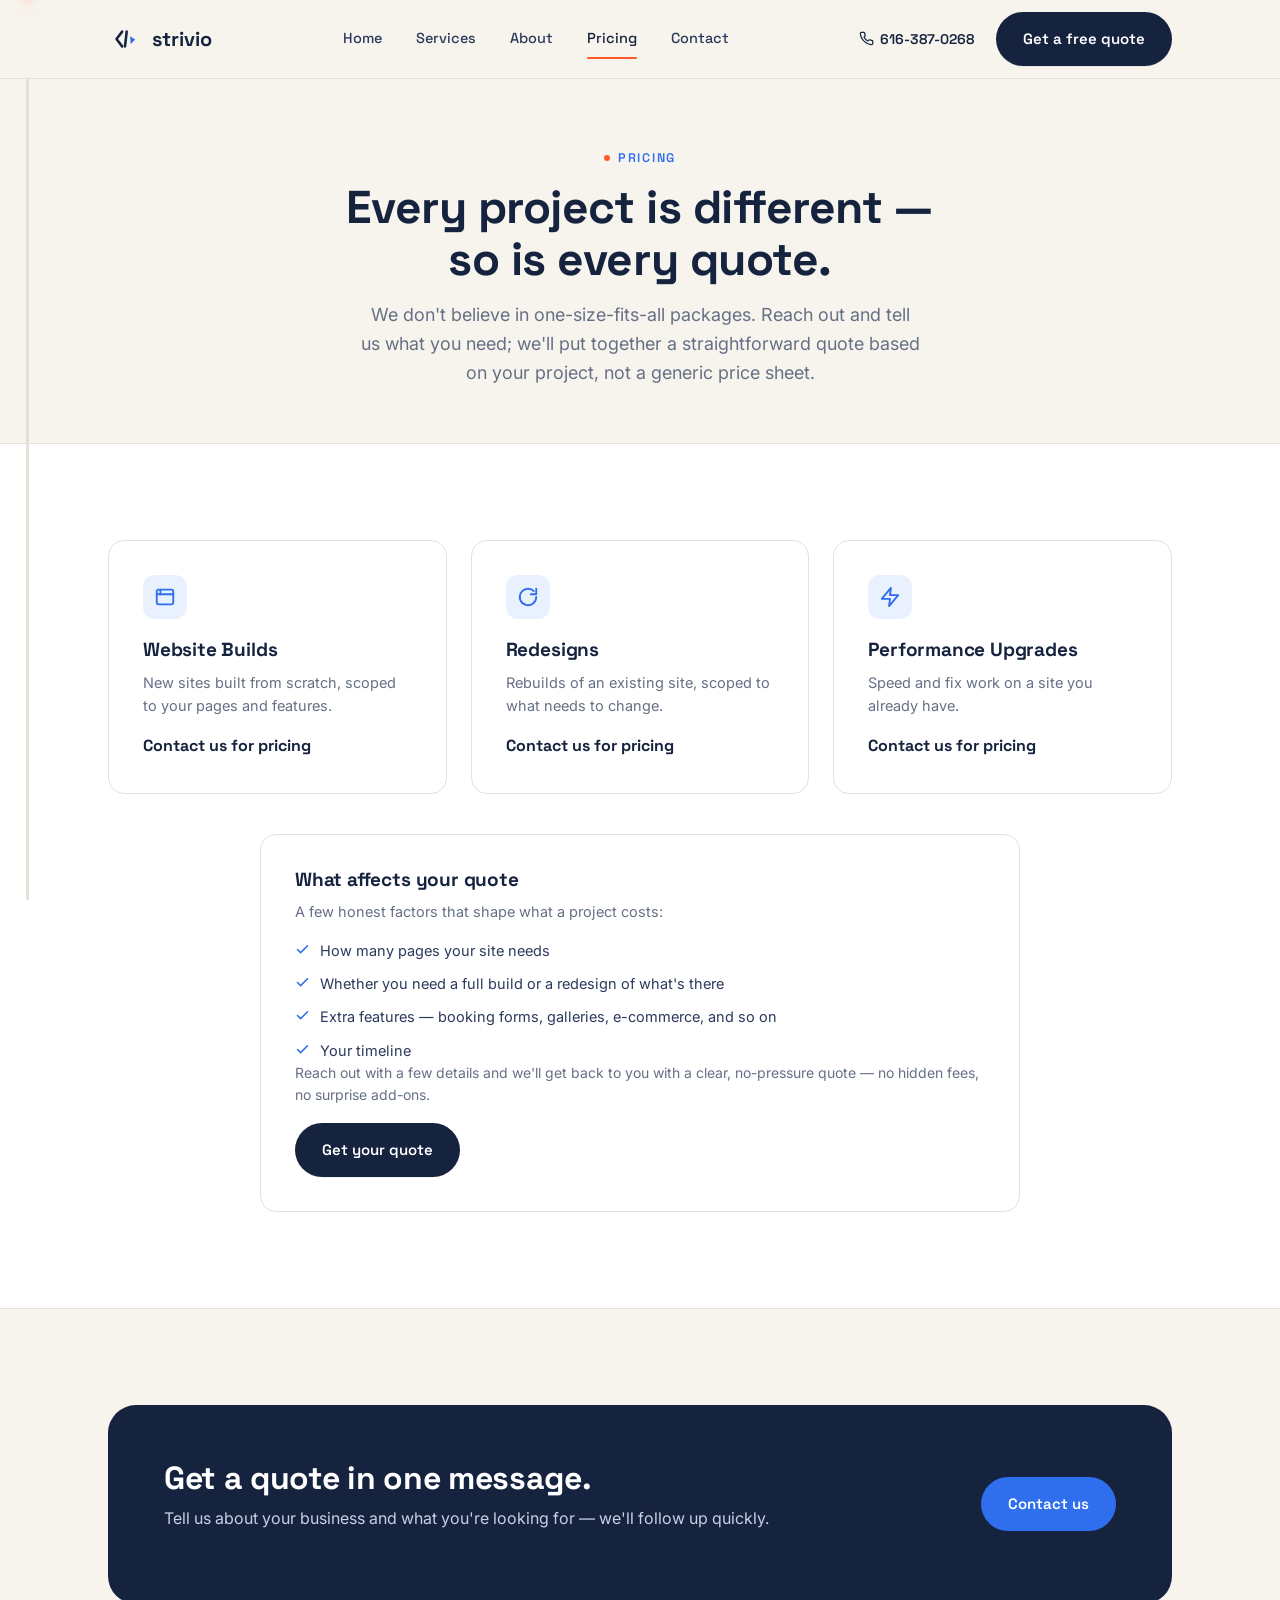
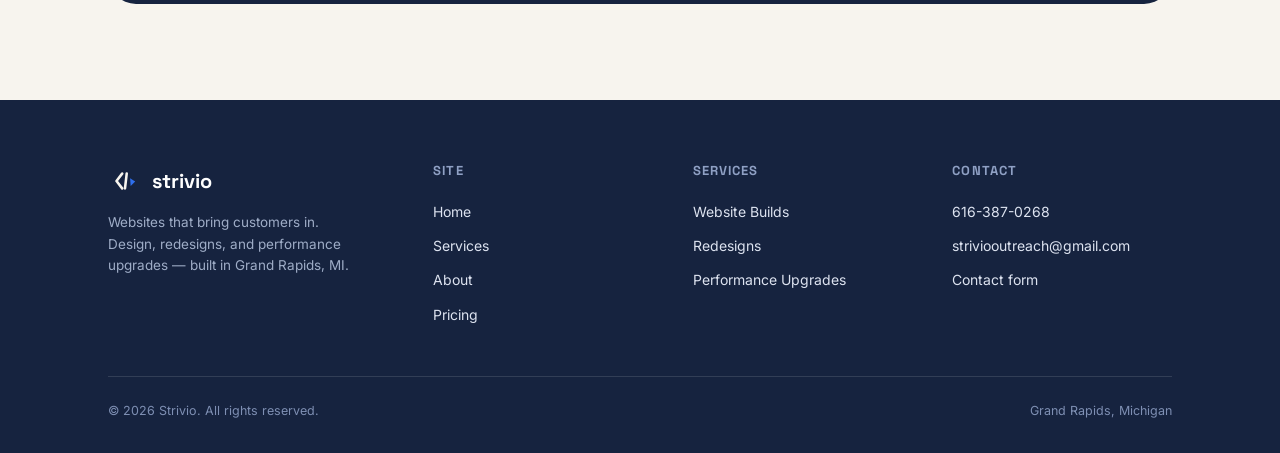
<file: pricing.html>
<!DOCTYPE html>
<html lang="en">
<head>
<meta charset="UTF-8">
<meta name="viewport" content="width=device-width, initial-scale=1.0">
<title>Pricing — Strivio | Custom Quotes for Every Project</title>
<meta name="description" content="Strivio pricing is custom to your project. Reach out for a free, no-pressure quote on your website build, redesign, or performance upgrade.">
<link rel="icon" type="image/svg+xml" href="assets/favicon.svg">
<link rel="preconnect" href="https://fonts.googleapis.com">
<link rel="preconnect" href="https://fonts.gstatic.com" crossorigin>
<link href="https://fonts.googleapis.com/css2?family=Space+Grotesk:wght@500;600;700&family=Inter:wght@400;500;600&display=swap" rel="stylesheet">
<link rel="stylesheet" href="css/style.css">
</head>
<body>

<div class="thread-rail" aria-hidden="true">
  <div class="thread-track"></div>
  <div class="thread-fill"></div>
  <div class="thread-dot"></div>
</div>

<header class="site-nav">
  <div class="container">
    <a href="index.html" class="brand">
      <svg viewBox="0 0 120 120" fill="none">
        <path d="M50 34 L30 60 L50 86" stroke="#16233F" stroke-width="9" stroke-linecap="round" stroke-linejoin="round"/>
        <path d="M66 34 L60 86" stroke="#16233F" stroke-width="9" stroke-linecap="round"/>
        <path d="M78 50 L96 62 L80 78" fill="#2F6FED"/>
      </svg>
      <span class="brand-word">strivio</span>
    </a>
    <nav class="nav-links" id="navLinks">
      <a href="index.html">Home</a>
      <a href="services.html">Services</a>
      <a href="about.html">About</a>
      <a href="pricing.html" class="active">Pricing</a>
      <a href="contact.html">Contact</a>
    </nav>
    <div class="nav-cta">
      <a href="tel:6163870268" class="nav-phone">
        <svg width="15" height="15" viewBox="0 0 24 24" fill="none" stroke="#16233F" stroke-width="2" stroke-linecap="round" stroke-linejoin="round"><path d="M22 16.92v3a2 2 0 0 1-2.18 2 19.79 19.79 0 0 1-8.63-3.07 19.5 19.5 0 0 1-6-6 19.79 19.79 0 0 1-3.07-8.67A2 2 0 0 1 4.11 2h3a2 2 0 0 1 2 1.72c.127.96.361 1.903.7 2.81a2 2 0 0 1-.45 2.11L8.09 9.91a16 16 0 0 0 6 6l1.27-1.27a2 2 0 0 1 2.11-.45c.907.339 1.85.573 2.81.7A2 2 0 0 1 22 16.92z"/></svg>
        616-387-0268
      </a>
      <a href="contact.html" class="btn btn-primary">Get a free quote</a>
      <button class="nav-toggle" id="navToggle" aria-label="Toggle menu"><span></span><span></span><span></span></button>
    </div>
  </div>
</header>

<section class="page-hero">
  <div class="container text-center" style="max-width:680px;">
    <span class="eyebrow">Pricing</span>
    <h1>Every project is different — so is every quote.</h1>
    <p class="lead" style="margin-left:auto; margin-right:auto;">We don't believe in one-size-fits-all packages. Reach out and tell us what you need; we'll put together a straightforward quote based on your project, not a generic price sheet.</p>
  </div>
</section>

<section class="section section-alt">
  <div class="container">
    <div class="grid-3">
      <div class="card reveal">
        <div class="card-icon">
          <svg viewBox="0 0 24 24" fill="none" stroke="#2F6FED" stroke-width="2" stroke-linecap="round" stroke-linejoin="round"><rect x="3" y="4" width="18" height="16" rx="2"/><path d="M3 9h18"/><path d="M7 4v5"/></svg>
        </div>
        <h3>Website Builds</h3>
        <p>New sites built from scratch, scoped to your pages and features.</p>
        <div class="mt-16" style="font-family:var(--font-display); font-weight:700; color:var(--navy);">Contact us for pricing</div>
      </div>
      <div class="card reveal">
        <div class="card-icon">
          <svg viewBox="0 0 24 24" fill="none" stroke="#2F6FED" stroke-width="2" stroke-linecap="round" stroke-linejoin="round"><path d="M21 12a9 9 0 1 1-2.64-6.36"/><path d="M21 3v6h-6"/></svg>
        </div>
        <h3>Redesigns</h3>
        <p>Rebuilds of an existing site, scoped to what needs to change.</p>
        <div class="mt-16" style="font-family:var(--font-display); font-weight:700; color:var(--navy);">Contact us for pricing</div>
      </div>
      <div class="card reveal">
        <div class="card-icon">
          <svg viewBox="0 0 24 24" fill="none" stroke="#2F6FED" stroke-width="2" stroke-linecap="round" stroke-linejoin="round"><path d="M13 2 3 14h9l-1 8 10-12h-9l1-8Z"/></svg>
        </div>
        <h3>Performance Upgrades</h3>
        <p>Speed and fix work on a site you already have.</p>
        <div class="mt-16" style="font-family:var(--font-display); font-weight:700; color:var(--navy);">Contact us for pricing</div>
      </div>
    </div>

    <div class="card mt-40 reveal" style="max-width:760px; margin-left:auto; margin-right:auto;">
      <h3>What affects your quote</h3>
      <p class="mt-8">A few honest factors that shape what a project costs:</p>
      <ul class="mt-16" style="display:flex; flex-direction:column; gap:10px;">
        <li style="display:flex; gap:10px; font-size:14.5px; color:var(--navy-soft);"><svg width="16" height="16" viewBox="0 0 24 24" fill="none" stroke="#2F6FED" stroke-width="2.5" stroke-linecap="round" stroke-linejoin="round" style="flex-shrink:0;margin-top:3px;"><path d="M20 6 9 17l-5-5"/></svg>How many pages your site needs</li>
        <li style="display:flex; gap:10px; font-size:14.5px; color:var(--navy-soft);"><svg width="16" height="16" viewBox="0 0 24 24" fill="none" stroke="#2F6FED" stroke-width="2.5" stroke-linecap="round" stroke-linejoin="round" style="flex-shrink:0;margin-top:3px;"><path d="M20 6 9 17l-5-5"/></svg>Whether you need a full build or a redesign of what's there</li>
        <li style="display:flex; gap:10px; font-size:14.5px; color:var(--navy-soft);"><svg width="16" height="16" viewBox="0 0 24 24" fill="none" stroke="#2F6FED" stroke-width="2.5" stroke-linecap="round" stroke-linejoin="round" style="flex-shrink:0;margin-top:3px;"><path d="M20 6 9 17l-5-5"/></svg>Extra features — booking forms, galleries, e-commerce, and so on</li>
        <li style="display:flex; gap:10px; font-size:14.5px; color:var(--navy-soft);"><svg width="16" height="16" viewBox="0 0 24 24" fill="none" stroke="#2F6FED" stroke-width="2.5" stroke-linecap="round" stroke-linejoin="round" style="flex-shrink:0;margin-top:3px;"><path d="M20 6 9 17l-5-5"/></svg>Your timeline</li>
      </ul>
      <p class="mt-16" style="font-size:14px; color:var(--slate);">Reach out with a few details and we'll get back to you with a clear, no-pressure quote — no hidden fees, no surprise add-ons.</p>
      <a href="contact.html" class="btn btn-primary mt-16">Get your quote</a>
    </div>
  </div>
</section>

<section class="section">
  <div class="container">
    <div class="cta-band reveal">
      <div>
        <h2>Get a quote in one message.</h2>
        <p>Tell us about your business and what you're looking for — we'll follow up quickly.</p>
      </div>
      <a href="contact.html" class="btn btn-accent">Contact us</a>
    </div>
  </div>
</section>

<footer class="site-footer">
  <div class="container">
    <div class="footer-grid">
      <div class="footer-brand">
        <a href="index.html" class="brand">
          <svg viewBox="0 0 120 120" fill="none">
            <path d="M50 34 L30 60 L50 86" stroke="#F7F4EE" stroke-width="9" stroke-linecap="round" stroke-linejoin="round"/>
            <path d="M66 34 L60 86" stroke="#F7F4EE" stroke-width="9" stroke-linecap="round"/>
            <path d="M78 50 L96 62 L80 78" fill="#2F6FED"/>
          </svg>
          <span class="brand-word">strivio</span>
        </a>
        <p>Websites that bring customers in. Design, redesigns, and performance upgrades — built in Grand Rapids, MI.</p>
      </div>
      <div class="footer-col">
        <h4>Site</h4>
        <a href="index.html">Home</a>
        <a href="services.html">Services</a>
        <a href="about.html">About</a>
        <a href="pricing.html">Pricing</a>
      </div>
      <div class="footer-col">
        <h4>Services</h4>
        <a href="services.html#builds">Website Builds</a>
        <a href="services.html#redesigns">Redesigns</a>
        <a href="services.html#performance">Performance Upgrades</a>
      </div>
      <div class="footer-col">
        <h4>Contact</h4>
        <a href="tel:6163870268">616-387-0268</a>
        <a href="mailto:striviooutreach@gmail.com">striviooutreach@gmail.com</a>
        <a href="contact.html">Contact form</a>
      </div>
    </div>
    <div class="footer-bottom">
      <span>© 2026 Strivio. All rights reserved.</span>
      <span>Grand Rapids, Michigan</span>
    </div>
  </div>
</footer>

<script src="js/main.js"></script>
</body>
</html>
</file>
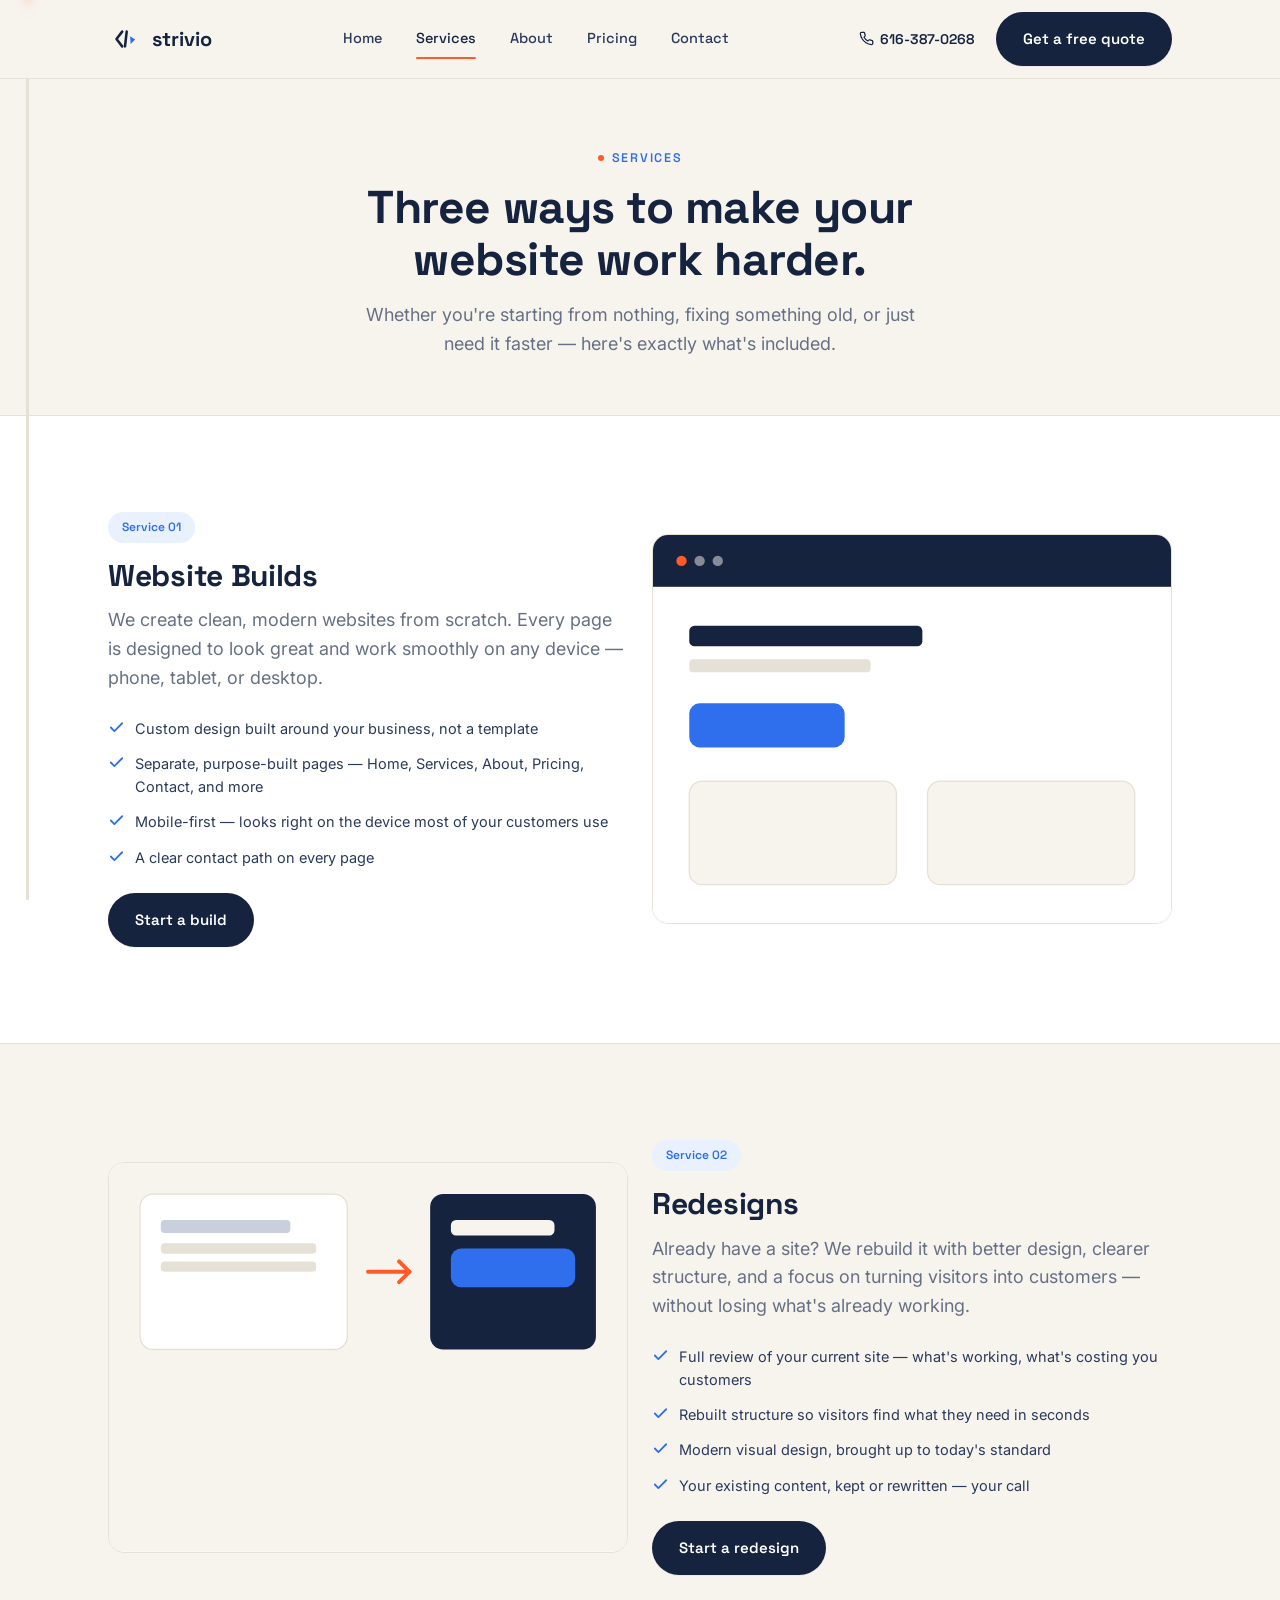
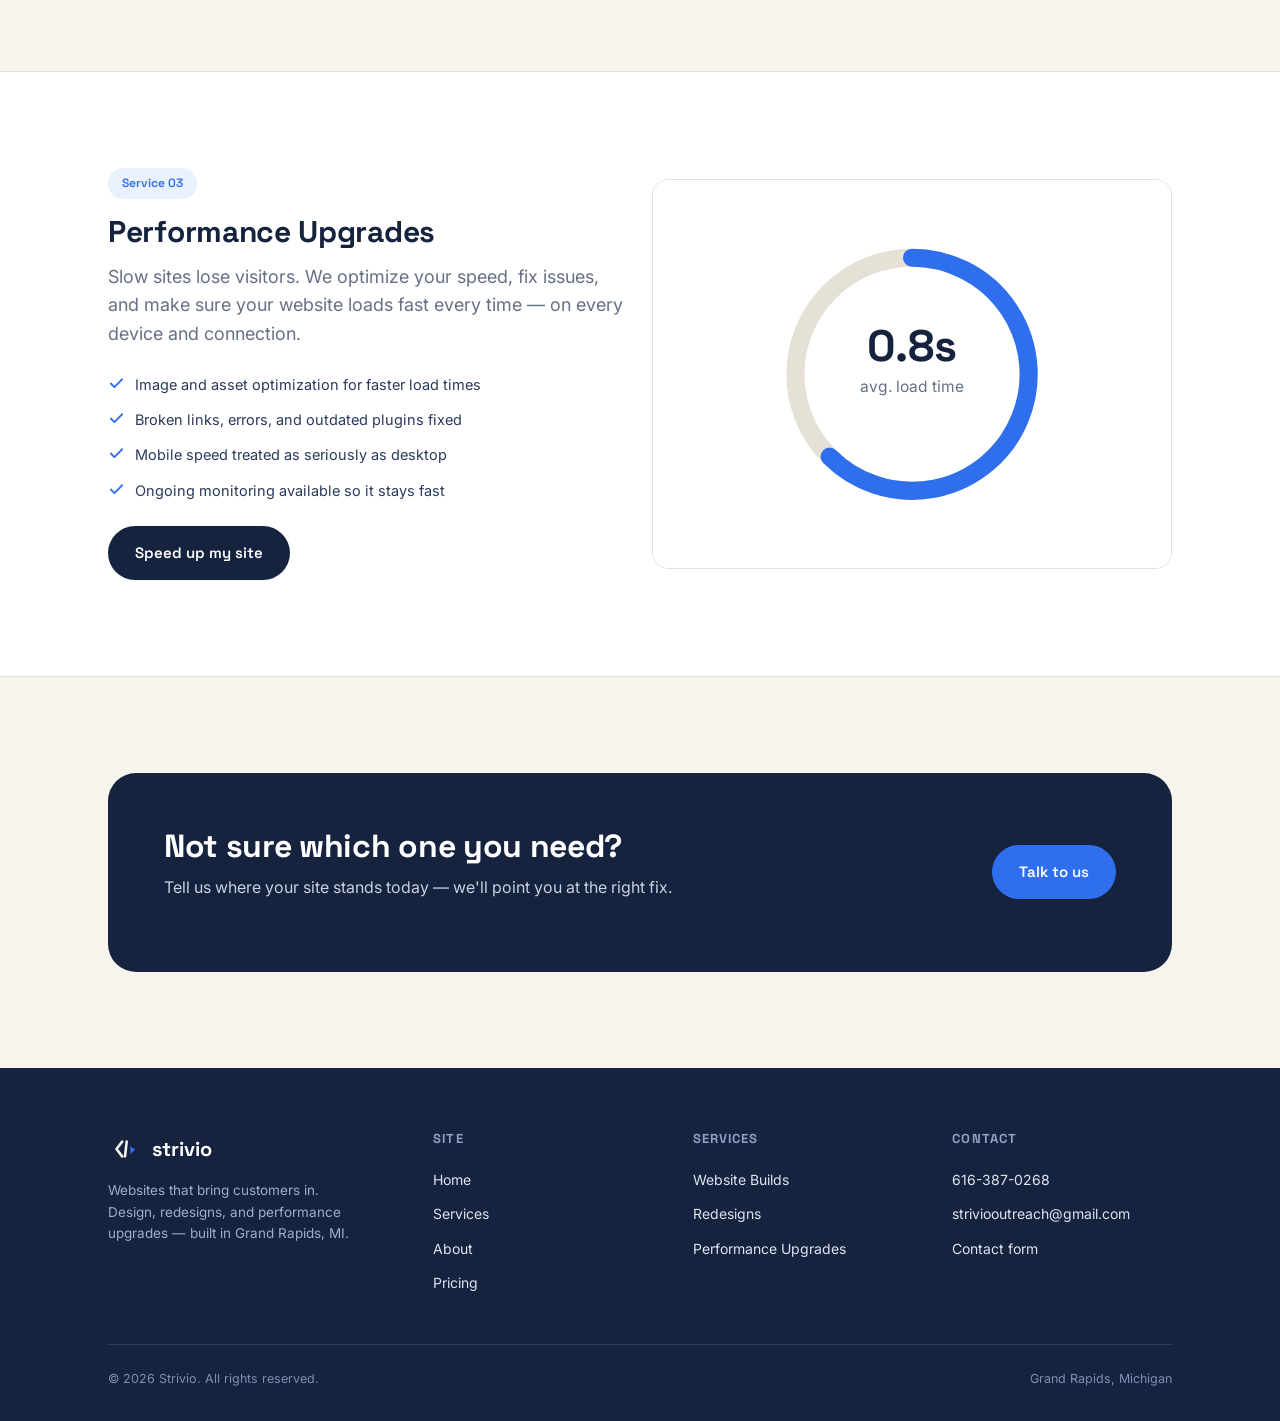
<file: services.html>
<!DOCTYPE html>
<html lang="en">
<head>
<meta charset="UTF-8">
<meta name="viewport" content="width=device-width, initial-scale=1.0">
<title>Services — Strivio | Web Design, Redesigns &amp; Performance</title>
<meta name="description" content="Website builds, redesigns, and performance upgrades from Strivio — a web design studio based in Grand Rapids, MI.">
<link rel="icon" type="image/svg+xml" href="assets/favicon.svg">
<link rel="preconnect" href="https://fonts.googleapis.com">
<link rel="preconnect" href="https://fonts.gstatic.com" crossorigin>
<link href="https://fonts.googleapis.com/css2?family=Space+Grotesk:wght@500;600;700&family=Inter:wght@400;500;600&display=swap" rel="stylesheet">
<link rel="stylesheet" href="css/style.css">
</head>
<body>

<div class="thread-rail" aria-hidden="true">
  <div class="thread-track"></div>
  <div class="thread-fill"></div>
  <div class="thread-dot"></div>
</div>

<header class="site-nav">
  <div class="container">
    <a href="index.html" class="brand">
      <svg viewBox="0 0 120 120" fill="none">
        <path d="M50 34 L30 60 L50 86" stroke="#16233F" stroke-width="9" stroke-linecap="round" stroke-linejoin="round"/>
        <path d="M66 34 L60 86" stroke="#16233F" stroke-width="9" stroke-linecap="round"/>
        <path d="M78 50 L96 62 L80 78" fill="#2F6FED"/>
      </svg>
      <span class="brand-word">strivio</span>
    </a>
    <nav class="nav-links" id="navLinks">
      <a href="index.html">Home</a>
      <a href="services.html" class="active">Services</a>
      <a href="about.html">About</a>
      <a href="pricing.html">Pricing</a>
      <a href="contact.html">Contact</a>
    </nav>
    <div class="nav-cta">
      <a href="tel:6163870268" class="nav-phone">
        <svg width="15" height="15" viewBox="0 0 24 24" fill="none" stroke="#16233F" stroke-width="2" stroke-linecap="round" stroke-linejoin="round"><path d="M22 16.92v3a2 2 0 0 1-2.18 2 19.79 19.79 0 0 1-8.63-3.07 19.5 19.5 0 0 1-6-6 19.79 19.79 0 0 1-3.07-8.67A2 2 0 0 1 4.11 2h3a2 2 0 0 1 2 1.72c.127.96.361 1.903.7 2.81a2 2 0 0 1-.45 2.11L8.09 9.91a16 16 0 0 0 6 6l1.27-1.27a2 2 0 0 1 2.11-.45c.907.339 1.85.573 2.81.7A2 2 0 0 1 22 16.92z"/></svg>
        616-387-0268
      </a>
      <a href="contact.html" class="btn btn-primary">Get a free quote</a>
      <button class="nav-toggle" id="navToggle" aria-label="Toggle menu"><span></span><span></span><span></span></button>
    </div>
  </div>
</header>

<section class="page-hero">
  <div class="container text-center" style="max-width:680px;">
    <span class="eyebrow">Services</span>
    <h1>Three ways to make your website work harder.</h1>
    <p class="lead" style="margin-left:auto; margin-right:auto;">Whether you're starting from nothing, fixing something old, or just need it faster — here's exactly what's included.</p>
  </div>
</section>

<!-- BUILDS -->
<section class="section section-alt" id="builds">
  <div class="container grid-2" style="align-items:center;">
    <div class="reveal">
      <span class="tag-pill">Service 01</span>
      <h2 class="mt-16" style="font-size:30px;">Website Builds</h2>
      <p class="lead" style="margin-top:14px;">We create clean, modern websites from scratch. Every page is designed to look great and work smoothly on any device — phone, tablet, or desktop.</p>
      <ul class="mt-24" style="display:flex; flex-direction:column; gap:12px;">
        <li style="display:flex; gap:10px; font-size:14.5px; color:var(--navy-soft);"><svg width="17" height="17" viewBox="0 0 24 24" fill="none" stroke="#2F6FED" stroke-width="2.5" stroke-linecap="round" stroke-linejoin="round" style="flex-shrink:0;margin-top:2px;"><path d="M20 6 9 17l-5-5"/></svg>Custom design built around your business, not a template</li>
        <li style="display:flex; gap:10px; font-size:14.5px; color:var(--navy-soft);"><svg width="17" height="17" viewBox="0 0 24 24" fill="none" stroke="#2F6FED" stroke-width="2.5" stroke-linecap="round" stroke-linejoin="round" style="flex-shrink:0;margin-top:2px;"><path d="M20 6 9 17l-5-5"/></svg>Separate, purpose-built pages — Home, Services, About, Pricing, Contact, and more</li>
        <li style="display:flex; gap:10px; font-size:14.5px; color:var(--navy-soft);"><svg width="17" height="17" viewBox="0 0 24 24" fill="none" stroke="#2F6FED" stroke-width="2.5" stroke-linecap="round" stroke-linejoin="round" style="flex-shrink:0;margin-top:2px;"><path d="M20 6 9 17l-5-5"/></svg>Mobile-first — looks right on the device most of your customers use</li>
        <li style="display:flex; gap:10px; font-size:14.5px; color:var(--navy-soft);"><svg width="17" height="17" viewBox="0 0 24 24" fill="none" stroke="#2F6FED" stroke-width="2.5" stroke-linecap="round" stroke-linejoin="round" style="flex-shrink:0;margin-top:2px;"><path d="M20 6 9 17l-5-5"/></svg>A clear contact path on every page</li>
      </ul>
      <a href="contact.html" class="btn btn-primary mt-24">Start a build</a>
    </div>
    <div class="reveal">
      <div class="card" style="padding:0; overflow:hidden;">
        <svg viewBox="0 0 400 300" width="100%">
          <rect width="400" height="300" fill="#FFFFFF"/>
          <rect x="0" y="0" width="400" height="40" fill="#16233F"/>
          <circle cx="22" cy="20" r="4" fill="#FF5A2A"/>
          <circle cx="36" cy="20" r="4" fill="#F7F4EE" opacity=".5"/>
          <circle cx="50" cy="20" r="4" fill="#F7F4EE" opacity=".5"/>
          <rect x="28" y="70" width="180" height="16" rx="4" fill="#16233F"/>
          <rect x="28" y="96" width="140" height="10" rx="3" fill="#E5E1D6"/>
          <rect x="28" y="130" width="120" height="34" rx="8" fill="#2F6FED"/>
          <rect x="28" y="190" width="160" height="80" rx="10" fill="#F7F4EE" stroke="#E5E1D6"/>
          <rect x="212" y="190" width="160" height="80" rx="10" fill="#F7F4EE" stroke="#E5E1D6"/>
        </svg>
      </div>
    </div>
  </div>
</section>

<!-- REDESIGNS -->
<section class="section" id="redesigns">
  <div class="container grid-2" style="align-items:center;">
    <div class="reveal" style="order:2;">
      <span class="tag-pill">Service 02</span>
      <h2 class="mt-16" style="font-size:30px;">Redesigns</h2>
      <p class="lead" style="margin-top:14px;">Already have a site? We rebuild it with better design, clearer structure, and a focus on turning visitors into customers — without losing what's already working.</p>
      <ul class="mt-24" style="display:flex; flex-direction:column; gap:12px;">
        <li style="display:flex; gap:10px; font-size:14.5px; color:var(--navy-soft);"><svg width="17" height="17" viewBox="0 0 24 24" fill="none" stroke="#2F6FED" stroke-width="2.5" stroke-linecap="round" stroke-linejoin="round" style="flex-shrink:0;margin-top:2px;"><path d="M20 6 9 17l-5-5"/></svg>Full review of your current site — what's working, what's costing you customers</li>
        <li style="display:flex; gap:10px; font-size:14.5px; color:var(--navy-soft);"><svg width="17" height="17" viewBox="0 0 24 24" fill="none" stroke="#2F6FED" stroke-width="2.5" stroke-linecap="round" stroke-linejoin="round" style="flex-shrink:0;margin-top:2px;"><path d="M20 6 9 17l-5-5"/></svg>Rebuilt structure so visitors find what they need in seconds</li>
        <li style="display:flex; gap:10px; font-size:14.5px; color:var(--navy-soft);"><svg width="17" height="17" viewBox="0 0 24 24" fill="none" stroke="#2F6FED" stroke-width="2.5" stroke-linecap="round" stroke-linejoin="round" style="flex-shrink:0;margin-top:2px;"><path d="M20 6 9 17l-5-5"/></svg>Modern visual design, brought up to today's standard</li>
        <li style="display:flex; gap:10px; font-size:14.5px; color:var(--navy-soft);"><svg width="17" height="17" viewBox="0 0 24 24" fill="none" stroke="#2F6FED" stroke-width="2.5" stroke-linecap="round" stroke-linejoin="round" style="flex-shrink:0;margin-top:2px;"><path d="M20 6 9 17l-5-5"/></svg>Your existing content, kept or rewritten — your call</li>
      </ul>
      <a href="contact.html" class="btn btn-primary mt-24">Start a redesign</a>
    </div>
    <div class="reveal" style="order:1;">
      <div class="card" style="padding:0; overflow:hidden;">
        <svg viewBox="0 0 400 300" width="100%">
          <rect width="400" height="300" fill="#F7F4EE"/>
          <rect x="24" y="24" width="160" height="120" rx="10" fill="#FFFFFF" stroke="#E5E1D6"/>
          <rect x="40" y="44" width="100" height="10" rx="3" fill="#C9CFDC"/>
          <rect x="40" y="62" width="120" height="8" rx="3" fill="#E5E1D6"/>
          <rect x="40" y="76" width="120" height="8" rx="3" fill="#E5E1D6"/>
          <path d="M200 84 L232 84" stroke="#FF5A2A" stroke-width="3" stroke-linecap="round"/>
          <path d="M224 76 L232 84 L224 92" fill="none" stroke="#FF5A2A" stroke-width="3" stroke-linecap="round" stroke-linejoin="round"/>
          <rect x="248" y="24" width="128" height="120" rx="10" fill="#16233F"/>
          <rect x="264" y="44" width="80" height="12" rx="4" fill="#F7F4EE"/>
          <rect x="264" y="66" width="96" height="30" rx="8" fill="#2F6FED"/>
        </svg>
      </div>
    </div>
  </div>
</section>

<!-- PERFORMANCE -->
<section class="section section-alt" id="performance">
  <div class="container grid-2" style="align-items:center;">
    <div class="reveal">
      <span class="tag-pill">Service 03</span>
      <h2 class="mt-16" style="font-size:30px;">Performance Upgrades</h2>
      <p class="lead" style="margin-top:14px;">Slow sites lose visitors. We optimize your speed, fix issues, and make sure your website loads fast every time — on every device and connection.</p>
      <ul class="mt-24" style="display:flex; flex-direction:column; gap:12px;">
        <li style="display:flex; gap:10px; font-size:14.5px; color:var(--navy-soft);"><svg width="17" height="17" viewBox="0 0 24 24" fill="none" stroke="#2F6FED" stroke-width="2.5" stroke-linecap="round" stroke-linejoin="round" style="flex-shrink:0;margin-top:2px;"><path d="M20 6 9 17l-5-5"/></svg>Image and asset optimization for faster load times</li>
        <li style="display:flex; gap:10px; font-size:14.5px; color:var(--navy-soft);"><svg width="17" height="17" viewBox="0 0 24 24" fill="none" stroke="#2F6FED" stroke-width="2.5" stroke-linecap="round" stroke-linejoin="round" style="flex-shrink:0;margin-top:2px;"><path d="M20 6 9 17l-5-5"/></svg>Broken links, errors, and outdated plugins fixed</li>
        <li style="display:flex; gap:10px; font-size:14.5px; color:var(--navy-soft);"><svg width="17" height="17" viewBox="0 0 24 24" fill="none" stroke="#2F6FED" stroke-width="2.5" stroke-linecap="round" stroke-linejoin="round" style="flex-shrink:0;margin-top:2px;"><path d="M20 6 9 17l-5-5"/></svg>Mobile speed treated as seriously as desktop</li>
        <li style="display:flex; gap:10px; font-size:14.5px; color:var(--navy-soft);"><svg width="17" height="17" viewBox="0 0 24 24" fill="none" stroke="#2F6FED" stroke-width="2.5" stroke-linecap="round" stroke-linejoin="round" style="flex-shrink:0;margin-top:2px;"><path d="M20 6 9 17l-5-5"/></svg>Ongoing monitoring available so it stays fast</li>
      </ul>
      <a href="contact.html" class="btn btn-primary mt-24">Speed up my site</a>
    </div>
    <div class="reveal">
      <div class="card" style="padding:0; overflow:hidden;">
        <svg viewBox="0 0 400 300" width="100%">
          <rect width="400" height="300" fill="#FFFFFF"/>
          <circle cx="200" cy="150" r="90" fill="none" stroke="#E5E1D6" stroke-width="14"/>
          <path d="M200 150 m0 -90 a90 90 0 1 1 -63.6 153.6" fill="none" stroke="#2F6FED" stroke-width="14" stroke-linecap="round"/>
          <text x="200" y="140" text-anchor="middle" font-family="Space Grotesk, sans-serif" font-size="34" font-weight="700" fill="#16233F">0.8s</text>
          <text x="200" y="164" text-anchor="middle" font-family="Inter, sans-serif" font-size="12" fill="#667085">avg. load time</text>
        </svg>
      </div>
    </div>
  </div>
</section>

<section class="section">
  <div class="container">
    <div class="cta-band reveal">
      <div>
        <h2>Not sure which one you need?</h2>
        <p>Tell us where your site stands today — we'll point you at the right fix.</p>
      </div>
      <a href="contact.html" class="btn btn-accent">Talk to us</a>
    </div>
  </div>
</section>

<footer class="site-footer">
  <div class="container">
    <div class="footer-grid">
      <div class="footer-brand">
        <a href="index.html" class="brand">
          <svg viewBox="0 0 120 120" fill="none">
            <path d="M50 34 L30 60 L50 86" stroke="#F7F4EE" stroke-width="9" stroke-linecap="round" stroke-linejoin="round"/>
            <path d="M66 34 L60 86" stroke="#F7F4EE" stroke-width="9" stroke-linecap="round"/>
            <path d="M78 50 L96 62 L80 78" fill="#2F6FED"/>
          </svg>
          <span class="brand-word">strivio</span>
        </a>
        <p>Websites that bring customers in. Design, redesigns, and performance upgrades — built in Grand Rapids, MI.</p>
      </div>
      <div class="footer-col">
        <h4>Site</h4>
        <a href="index.html">Home</a>
        <a href="services.html">Services</a>
        <a href="about.html">About</a>
        <a href="pricing.html">Pricing</a>
      </div>
      <div class="footer-col">
        <h4>Services</h4>
        <a href="services.html#builds">Website Builds</a>
        <a href="services.html#redesigns">Redesigns</a>
        <a href="services.html#performance">Performance Upgrades</a>
      </div>
      <div class="footer-col">
        <h4>Contact</h4>
        <a href="tel:6163870268">616-387-0268</a>
        <a href="mailto:striviooutreach@gmail.com">striviooutreach@gmail.com</a>
        <a href="contact.html">Contact form</a>
      </div>
    </div>
    <div class="footer-bottom">
      <span>© 2026 Strivio. All rights reserved.</span>
      <span>Grand Rapids, Michigan</span>
    </div>
  </div>
</footer>

<script src="js/main.js"></script>
</body>
</html>
</file>
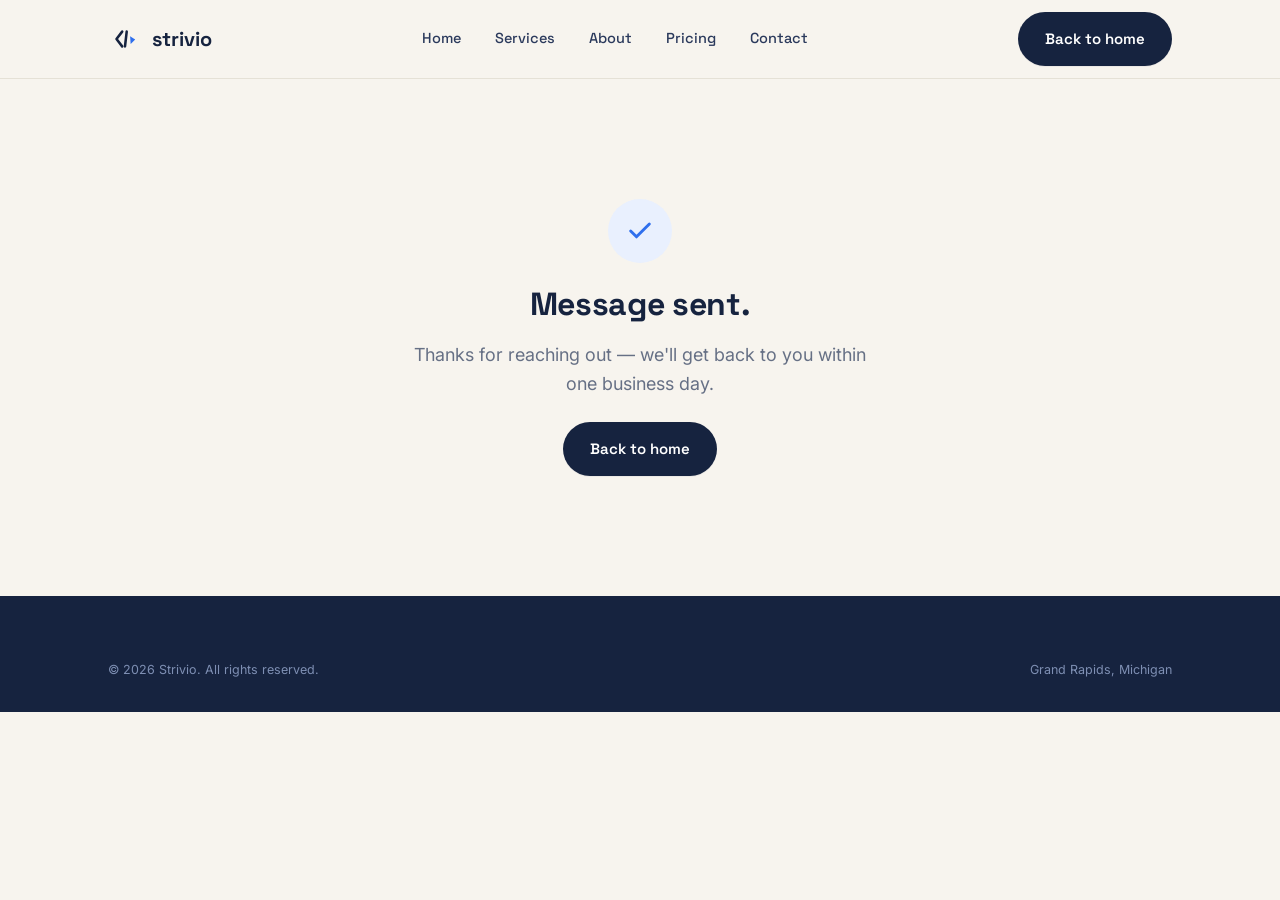
<file: thanks.html>
<!DOCTYPE html>
<html lang="en">
<head>
<meta charset="UTF-8">
<meta name="viewport" content="width=device-width, initial-scale=1.0">
<title>Message Sent — Strivio</title>
<link rel="icon" type="image/svg+xml" href="assets/favicon.svg">
<link rel="preconnect" href="https://fonts.googleapis.com">
<link rel="preconnect" href="https://fonts.gstatic.com" crossorigin>
<link href="https://fonts.googleapis.com/css2?family=Space+Grotesk:wght@500;600;700&family=Inter:wght@400;500;600&display=swap" rel="stylesheet">
<link rel="stylesheet" href="css/style.css">
</head>
<body>

<header class="site-nav">
  <div class="container">
    <a href="index.html" class="brand">
      <svg viewBox="0 0 120 120" fill="none">
        <path d="M50 34 L30 60 L50 86" stroke="#16233F" stroke-width="9" stroke-linecap="round" stroke-linejoin="round"/>
        <path d="M66 34 L60 86" stroke="#16233F" stroke-width="9" stroke-linecap="round"/>
        <path d="M78 50 L96 62 L80 78" fill="#2F6FED"/>
      </svg>
      <span class="brand-word">strivio</span>
    </a>
    <nav class="nav-links" id="navLinks">
      <a href="index.html">Home</a>
      <a href="services.html">Services</a>
      <a href="about.html">About</a>
      <a href="pricing.html">Pricing</a>
      <a href="contact.html">Contact</a>
    </nav>
    <div class="nav-cta">
      <a href="index.html" class="btn btn-primary">Back to home</a>
      <button class="nav-toggle" id="navToggle" aria-label="Toggle menu"><span></span><span></span><span></span></button>
    </div>
  </div>
</header>

<section class="section text-center" style="padding:120px 0;">
  <div class="container" style="max-width:520px;">
    <div style="width:64px; height:64px; border-radius:50%; background:var(--blue-dim); display:flex; align-items:center; justify-content:center; margin:0 auto 24px;">
      <svg width="28" height="28" viewBox="0 0 24 24" fill="none" stroke="#2F6FED" stroke-width="2.5" stroke-linecap="round" stroke-linejoin="round"><path d="M20 6 9 17l-5-5"/></svg>
    </div>
    <h1 style="font-size:32px;">Message sent.</h1>
    <p class="lead text-center mt-16">Thanks for reaching out — we'll get back to you within one business day.</p>
    <a href="index.html" class="btn btn-primary mt-24">Back to home</a>
  </div>
</section>

<footer class="site-footer">
  <div class="container">
    <div class="footer-bottom" style="border:none; padding-top:0;">
      <span>© 2026 Strivio. All rights reserved.</span>
      <span>Grand Rapids, Michigan</span>
    </div>
  </div>
</footer>

</body>
</html>
</file>
<file: css/style.css>
/* ==========================================================================
   Strivio — Brand tokens
   ========================================================================== */
:root{
  --navy:      #16233F;
  --navy-soft: #2B3A5C;
  --blue:      #2F6FED;
  --blue-dim:  #E9F0FE;
  --ember:     #FF5A2A;
  --ivory:     #F7F4EE;
  --white:     #FFFFFF;
  --slate:     #667085;
  --line:      #E5E1D6;

  --font-display: 'Space Grotesk', sans-serif;
  --font-body: 'Inter', sans-serif;

  --container: 1120px;
  --radius-sm: 10px;
  --radius-md: 16px;
  --radius-lg: 28px;
}

*, *::before, *::after{ box-sizing: border-box; }
html{ scroll-behavior: smooth; }
@media (prefers-reduced-motion: reduce){
  html{ scroll-behavior: auto; }
  *{ animation-duration: 0.001ms !important; animation-iteration-count: 1 !important; transition-duration: 0.001ms !important; }
}

body{
  margin:0;
  background: var(--ivory);
  color: var(--navy);
  font-family: var(--font-body);
  font-size: 16px;
  line-height: 1.6;
  -webkit-font-smoothing: antialiased;
}

img, svg{ display:block; max-width:100%; }
a{ color:inherit; text-decoration:none; }
ul{ margin:0; padding:0; list-style:none; }

h1,h2,h3,h4{
  font-family: var(--font-display);
  color: var(--navy);
  margin: 0;
  line-height: 1.12;
  letter-spacing: -0.01em;
}

.container{
  max-width: var(--container);
  margin: 0 auto;
  padding: 0 28px;
}

.eyebrow{
  display:inline-flex;
  align-items:center;
  gap:8px;
  font-family: var(--font-display);
  font-size: 12.5px;
  font-weight: 600;
  letter-spacing: 0.14em;
  text-transform: uppercase;
  color: var(--blue);
}
.eyebrow::before{
  content:"";
  width:6px; height:6px;
  border-radius:50%;
  background: var(--ember);
}

p.lead{
  font-size: 18px;
  color: var(--slate);
  max-width: 560px;
  margin: 18px 0 0;
}

/* Buttons ================================================================= */
.btn{
  display:inline-flex;
  align-items:center;
  justify-content:center;
  gap:8px;
  font-family: var(--font-display);
  font-weight:600;
  font-size: 15px;
  padding: 14px 26px;
  border-radius: 999px;
  border: 1px solid transparent;
  cursor: pointer;
  transition: transform .15s ease, box-shadow .15s ease, background .15s ease, color .15s ease;
  white-space: nowrap;
}
.btn:focus-visible{ outline: 3px solid var(--ember); outline-offset: 2px; }
.btn-primary{
  background: var(--navy);
  color: var(--white);
  box-shadow: 0 1px 0 rgba(22,35,63,.05);
}
.btn-primary:hover{ background: var(--navy-soft); transform: translateY(-1px); }
.btn-ghost{
  background: transparent;
  border-color: var(--navy);
  color: var(--navy);
}
.btn-ghost:hover{ background: var(--navy); color: var(--white); }
.btn-accent{
  background: var(--blue);
  color: var(--white);
}
.btn-accent:hover{ background: #2559C7; transform: translateY(-1px); }
.btn-block{ width:100%; }
.btn svg{ width:16px; height:16px; }

/* Nav ====================================================================== */
.site-nav{
  position: sticky;
  top:0;
  z-index: 50;
  background: rgba(247,244,238,0.86);
  backdrop-filter: blur(10px);
  border-bottom: 1px solid var(--line);
}
.site-nav .container{
  display:flex;
  align-items:center;
  justify-content:space-between;
  height: 78px;
}
.brand{ display:flex; align-items:center; gap:10px; }
.brand svg{ width:34px; height:34px; }
.brand-word{
  font-family: var(--font-display);
  font-weight: 700;
  font-size: 20px;
  color: var(--navy);
}
.nav-links{ display:flex; align-items:center; gap:34px; }
.nav-links a{
  font-family: var(--font-display);
  font-size: 14.5px;
  font-weight: 500;
  color: var(--navy-soft);
  position: relative;
  padding: 4px 0;
}
.nav-links a:hover{ color: var(--navy); }
.nav-links a.active{ color: var(--navy); }
.nav-links a.active::after{
  content:"";
  position:absolute; left:0; right:0; bottom:-4px;
  height:2px; background: var(--ember);
  border-radius: 2px;
}
.nav-cta{ display:flex; align-items:center; gap:22px; }
.nav-phone{
  font-family: var(--font-display);
  font-size: 14px;
  font-weight: 600;
  color: var(--navy);
  display:flex; align-items:center; gap:6px;
}
.nav-toggle{ display:none; }

@media (max-width: 880px){
  .nav-links{
    position: fixed; inset: 78px 0 0 0;
    background: var(--ivory);
    flex-direction: column;
    justify-content: flex-start;
    align-items: flex-start;
    gap: 0;
    padding: 12px 28px 28px;
    transform: translateY(-8px);
    opacity: 0;
    pointer-events: none;
    transition: opacity .2s ease, transform .2s ease;
    border-bottom: 1px solid var(--line);
  }
  .nav-links.open{ opacity:1; transform: translateY(0); pointer-events: auto; }
  .nav-links a{ width:100%; padding: 14px 0; border-bottom: 1px solid var(--line); font-size: 17px; }
  .nav-phone{ display:none; }
  .nav-toggle{
    display:flex; flex-direction: column; gap:5px;
    background: none; border:none; cursor:pointer; padding: 8px;
  }
  .nav-toggle span{ width:22px; height:2px; background: var(--navy); border-radius:2px; }
}

/* Scroll-thread signature =================================================
   A slim progress thread pinned to the left edge of the viewport. It fills
   blue -> ember as the visitor scrolls, with a small traveler dot marking
   the current position. Sits off to the side so it never competes with
   page content. Hidden below 1100px. */
.thread-rail{
  position: fixed;
  left: 26px;
  top: 0;
  width: 3px;
  height: 100vh;
  z-index: 40;
  pointer-events: none;
}
.thread-track{
  position:absolute; inset:0;
  background: var(--line);
  border-radius: 3px;
}
.thread-fill{
  position:absolute; top:0; left:0; width:100%;
  height: 0%;
  background: linear-gradient(180deg, var(--blue), var(--ember));
  border-radius: 3px;
  transition: height .08s linear;
}
.thread-dot{
  position:absolute;
  left:50%; top:0%;
  transform: translate(-50%,-50%);
  width:11px; height:11px;
  border-radius:50%;
  background: var(--ember);
  box-shadow: 0 0 0 5px rgba(255,90,42,0.16);
  transition: top .08s linear;
}
@media (max-width: 1100px){
  .thread-rail{ display:none; }
}

/* Section rhythm =========================================================== */
.section{
  position: relative;
  padding: 96px 0;
}
.section-tight{ padding: 64px 0; }
.section-head{ max-width: 640px; margin: 0 0 48px; }
.section-head h2{ font-size: clamp(28px, 3.4vw, 40px); }
.section-alt{ background: var(--white); border-top:1px solid var(--line); border-bottom:1px solid var(--line); }
.section-navy{ background: var(--navy); color: var(--white); }
.section-navy .eyebrow{ color: #8FB4FF; }
.section-navy h2{ color: var(--white); }
.section-navy p{ color: #C7D0E3; }

/* Hero ===================================================================== */
.hero{
  padding: 76px 0 100px;
  overflow: hidden;
}
.hero-grid{
  display:grid;
  grid-template-columns: 1.1fr 0.9fr;
  gap: 56px;
  align-items: center;
}
.hero h1{
  font-size: clamp(36px, 5vw, 58px);
  margin-top: 18px;
}
.hero h1 em{
  font-style: normal;
  color: var(--blue);
}
.hero-actions{ display:flex; gap:14px; margin-top:34px; flex-wrap: wrap; }
.hero-proof{
  display:flex; align-items:center; gap:18px;
  margin-top: 44px;
  font-size: 13.5px;
  color: var(--slate);
}
.hero-proof .dot-sep{ width:4px; height:4px; border-radius:50%; background: var(--slate); opacity:.5; }
.hero-art{ position: relative; }
.hero-art svg{ width:100%; height:auto; }

@media (max-width: 900px){
  .hero-grid{ grid-template-columns: 1fr; }
  .hero-art{ order: -1; max-width: 280px; margin: 0 auto; }
}

/* Cards ==================================================================== */
.grid-3{ display:grid; grid-template-columns: repeat(3, 1fr); gap: 24px; }
.grid-2{ display:grid; grid-template-columns: repeat(2, 1fr); gap: 24px; }
@media (max-width: 900px){ .grid-3, .grid-2{ grid-template-columns: 1fr; } }

.card{
  background: var(--white);
  border: 1px solid var(--line);
  border-radius: var(--radius-md);
  padding: 34px;
  transition: transform .2s ease, box-shadow .2s ease, border-color .2s ease;
}
.card:hover{
  transform: translateY(-4px);
  box-shadow: 0 20px 40px -24px rgba(22,35,63,0.25);
  border-color: rgba(47,111,237,0.25);
}
.card-icon{
  width:44px; height:44px;
  border-radius: 12px;
  background: var(--blue-dim);
  display:flex; align-items:center; justify-content:center;
  margin-bottom: 20px;
}
.card-icon svg{ width:22px; height:22px; }
.card h3{ font-size: 19px; margin-bottom: 10px; }
.card p{ color: var(--slate); font-size: 14.5px; margin:0; }
.card ul{ margin-top:16px; display:flex; flex-direction:column; gap:8px; }
.card ul li{
  font-size: 13.5px; color: var(--navy-soft);
  display:flex; align-items:flex-start; gap:8px;
}
.card ul li svg{ width:15px; height:15px; margin-top:2px; flex-shrink:0; color: var(--blue); }

/* Process steps ============================================================ */
.process{
  display:grid;
  grid-template-columns: repeat(4, 1fr);
  gap: 20px;
}
@media (max-width: 900px){ .process{ grid-template-columns: 1fr 1fr; } }
@media (max-width: 560px){ .process{ grid-template-columns: 1fr; } }
.step{ position: relative; padding-top: 8px; }
.step-num{
  font-family: var(--font-display);
  font-size: 13px;
  font-weight:700;
  color: var(--ember);
  letter-spacing: 0.06em;
}
.step h3{ font-size: 17px; margin: 10px 0 8px; }
.step p{ font-size: 13.5px; color: var(--slate); margin:0; }

/* Payment badges =========================================================== */
.pay-row{ display:flex; flex-wrap:wrap; gap:14px; }
.pay-badge{
  display:flex; align-items:center; gap:10px;
  padding: 12px 18px;
  border-radius: 12px;
  border: 1px solid var(--line);
  background: var(--white);
  font-family: var(--font-display);
  font-weight: 600;
  font-size: 14px;
}
.pay-badge svg{ width:22px; height:22px; }

/* CTA band ================================================================= */
.cta-band{
  background: var(--navy);
  border-radius: var(--radius-lg);
  padding: 56px;
  display:flex;
  align-items:center;
  justify-content:space-between;
  gap: 32px;
  flex-wrap: wrap;
  color: var(--white);
}
.cta-band h2{ color: var(--white); font-size: clamp(24px, 3vw, 32px); max-width: 480px; }
.cta-band p{ color: #C7D0E3; margin-top:10px; }

/* Footer =================================================================== */
.site-footer{
  background: var(--navy);
  color: #C7D0E3;
  padding: 64px 0 32px;
}
.footer-grid{
  display:grid;
  grid-template-columns: 1.3fr 1fr 1fr 1fr;
  gap: 40px;
  padding-bottom: 44px;
  border-bottom: 1px solid rgba(255,255,255,0.12);
}
@media (max-width: 780px){ .footer-grid{ grid-template-columns: 1fr 1fr; } }
.footer-brand .brand-word{ color: var(--white); }
.footer-brand p{ font-size: 13.5px; color: #9FADC7; margin-top:14px; max-width: 260px; }
.footer-col h4{
  font-family: var(--font-display);
  font-size: 13px;
  letter-spacing: 0.08em;
  text-transform: uppercase;
  color: #8FA0C4;
  margin-bottom: 16px;
}
.footer-col a, .footer-col li{
  display:block;
  font-size: 14px;
  color: #DDE3F0;
  padding: 6px 0;
}
.footer-col a:hover{ color: var(--white); }
.footer-bottom{
  display:flex; justify-content:space-between; align-items:center;
  padding-top: 24px; font-size: 12.5px; color: #7E8FB3;
  flex-wrap: wrap; gap: 10px;
}

/* Forms ===================================================================== */
.form-grid{ display:grid; grid-template-columns: 1fr 1fr; gap: 20px; }
@media (max-width: 700px){ .form-grid{ grid-template-columns: 1fr; } }
.field{ display:flex; flex-direction:column; gap:8px; }
.field.full{ grid-column: 1 / -1; }
.field label{
  font-family: var(--font-display);
  font-size: 13px; font-weight:600;
  color: var(--navy);
}
.field input, .field select, .field textarea{
  font-family: var(--font-body);
  font-size: 15px;
  padding: 13px 16px;
  border-radius: 10px;
  border: 1px solid var(--line);
  background: var(--white);
  color: var(--navy);
  transition: border-color .15s ease, box-shadow .15s ease;
}
.field input:focus, .field select:focus, .field textarea:focus{
  outline: none;
  border-color: var(--blue);
  box-shadow: 0 0 0 3px rgba(47,111,237,0.15);
}
.field textarea{ resize: vertical; min-height: 130px; }
.form-note{ font-size: 12.5px; color: var(--slate); margin-top:14px; }

/* Page hero (interior pages) =============================================== */
.page-hero{ padding: 64px 0 56px; }
.page-hero .eyebrow{ margin-bottom: 14px; }
.page-hero h1{ font-size: clamp(32px, 4.4vw, 46px); }
.page-hero p.lead{ margin-top: 16px; }

/* Utility ==================================================================== */
.text-center{ text-align:center; margin-left:auto; margin-right:auto; }
.mt-8{ margin-top:8px; } .mt-16{ margin-top:16px; } .mt-24{ margin-top:24px; } .mt-40{ margin-top:40px; }
.divider{ height:1px; background: var(--line); width:100%; }
.tag-pill{
  display:inline-block;
  font-family: var(--font-display);
  font-size: 12px; font-weight:600;
  padding: 6px 14px;
  border-radius: 999px;
  background: var(--blue-dim);
  color: var(--blue);
}

/* Reveal-on-scroll ============================================================ */
.reveal{ opacity: 0; transform: translateY(18px); transition: opacity .6s ease, transform .6s ease; }
.reveal.is-visible{ opacity: 1; transform: translateY(0); }
</file>
